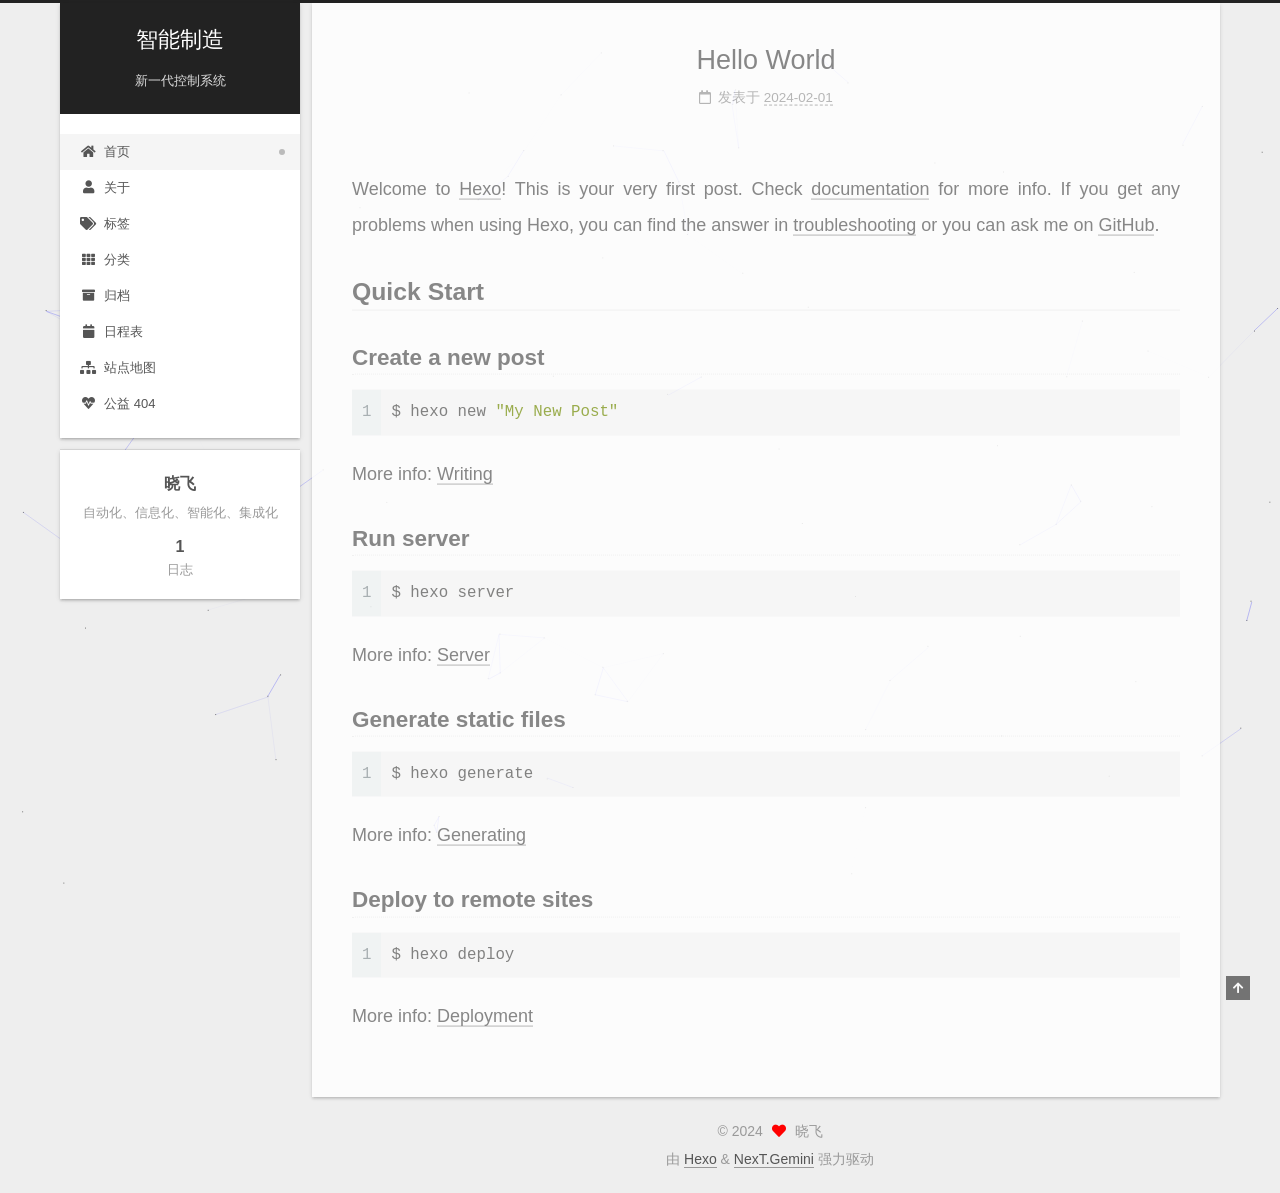
<file: index.html>
<!DOCTYPE html>
<html lang="zh-CN">
<head>
  <meta charset="UTF-8">
<meta name="viewport" content="width=device-width, initial-scale=1, maximum-scale=2">
<meta name="theme-color" content="#222">
<meta name="generator" content="Hexo 7.1.1">
  <link rel="apple-touch-icon" sizes="180x180" href="/images/apple-touch-icon-next.png">
  <link rel="icon" type="image/png" sizes="32x32" href="/images/favicon-32x32-next.png">
  <link rel="icon" type="image/png" sizes="16x16" href="/images/favicon-16x16-next.png">
  <link rel="mask-icon" href="/images/logo.svg" color="#222">

<link rel="stylesheet" href="/css/main.css">


<link rel="stylesheet" href="/lib/font-awesome/css/all.min.css">

<script id="hexo-configurations">
    var NexT = window.NexT || {};
    var CONFIG = {"hostname":"example.com","root":"/","scheme":"Gemini","version":"7.8.0","exturl":false,"sidebar":{"position":"left","display":"post","padding":18,"offset":12,"onmobile":false},"copycode":{"enable":false,"show_result":false,"style":null},"back2top":{"enable":true,"sidebar":false,"scrollpercent":false},"bookmark":{"enable":false,"color":"#222","save":"auto"},"fancybox":false,"mediumzoom":false,"lazyload":false,"pangu":false,"comments":{"style":"tabs","active":null,"storage":true,"lazyload":false,"nav":null},"algolia":{"hits":{"per_page":10},"labels":{"input_placeholder":"Search for Posts","hits_empty":"We didn't find any results for the search: ${query}","hits_stats":"${hits} results found in ${time} ms"}},"localsearch":{"enable":false,"trigger":"auto","top_n_per_article":1,"unescape":false,"preload":false},"motion":{"enable":true,"async":false,"transition":{"post_block":"fadeIn","post_header":"slideDownIn","post_body":"slideDownIn","coll_header":"slideLeftIn","sidebar":"slideUpIn"}}};
  </script>

  <meta name="description" content="自动化、信息化、智能化、集成化">
<meta property="og:type" content="website">
<meta property="og:title" content="智能制造">
<meta property="og:url" content="http://example.com/index.html">
<meta property="og:site_name" content="智能制造">
<meta property="og:description" content="自动化、信息化、智能化、集成化">
<meta property="og:locale" content="zh_CN">
<meta property="article:author" content="晓飞">
<meta name="twitter:card" content="summary">

<link rel="canonical" href="http://example.com/">


<script id="page-configurations">
  // https://hexo.io/docs/variables.html
  CONFIG.page = {
    sidebar: "",
    isHome : true,
    isPost : false,
    lang   : 'zh-CN'
  };
</script>

  <title>智能制造</title>
  






  <noscript>
  <style>
  .use-motion .brand,
  .use-motion .menu-item,
  .sidebar-inner,
  .use-motion .post-block,
  .use-motion .pagination,
  .use-motion .comments,
  .use-motion .post-header,
  .use-motion .post-body,
  .use-motion .collection-header { opacity: initial; }

  .use-motion .site-title,
  .use-motion .site-subtitle {
    opacity: initial;
    top: initial;
  }

  .use-motion .logo-line-before i { left: initial; }
  .use-motion .logo-line-after i { right: initial; }
  </style>
</noscript>

</head>

<body itemscope itemtype="http://schema.org/WebPage">
  <div class="container use-motion">
    <div class="headband"></div>

    <header class="header" itemscope itemtype="http://schema.org/WPHeader">
      <div class="header-inner"><div class="site-brand-container">
  <div class="site-nav-toggle">
    <div class="toggle" aria-label="切换导航栏">
      <span class="toggle-line toggle-line-first"></span>
      <span class="toggle-line toggle-line-middle"></span>
      <span class="toggle-line toggle-line-last"></span>
    </div>
  </div>

  <div class="site-meta">

    <a href="/" class="brand" rel="start">
      <span class="logo-line-before"><i></i></span>
      <h1 class="site-title">智能制造</h1>
      <span class="logo-line-after"><i></i></span>
    </a>
      <p class="site-subtitle" itemprop="description">新一代控制系统</p>
  </div>

  <div class="site-nav-right">
    <div class="toggle popup-trigger">
    </div>
  </div>
</div>




<nav class="site-nav">
  <ul id="menu" class="main-menu menu">
        <li class="menu-item menu-item-home">

    <a href="/" rel="section"><i class="fa fa-home fa-fw"></i>首页</a>

  </li>
        <li class="menu-item menu-item-about">

    <a href="/about/" rel="section"><i class="fa fa-user fa-fw"></i>关于</a>

  </li>
        <li class="menu-item menu-item-tags">

    <a href="/tags/" rel="section"><i class="fa fa-tags fa-fw"></i>标签</a>

  </li>
        <li class="menu-item menu-item-categories">

    <a href="/categories/" rel="section"><i class="fa fa-th fa-fw"></i>分类</a>

  </li>
        <li class="menu-item menu-item-archives">

    <a href="/archives/" rel="section"><i class="fa fa-archive fa-fw"></i>归档</a>

  </li>
        <li class="menu-item menu-item-schedule">

    <a href="/schedule/" rel="section"><i class="fa fa-calendar fa-fw"></i>日程表</a>

  </li>
        <li class="menu-item menu-item-sitemap">

    <a href="/sitemap.xml" rel="section"><i class="fa fa-sitemap fa-fw"></i>站点地图</a>

  </li>
        <li class="menu-item menu-item-commonweal">

    <a href="/404/" rel="section"><i class="fa fa-heartbeat fa-fw"></i>公益 404</a>

  </li>
  </ul>
</nav>




</div>
    </header>

    
  <div class="back-to-top">
    <i class="fa fa-arrow-up"></i>
    <span>0%</span>
  </div>


    <main class="main">
      <div class="main-inner">
        <div class="content-wrap">
          

          <div class="content index posts-expand">
            
      
  
  
  <article itemscope itemtype="http://schema.org/Article" class="post-block" lang="zh-CN">
    <link itemprop="mainEntityOfPage" href="http://example.com/2024/02/01/hello-world/">

    <span hidden itemprop="author" itemscope itemtype="http://schema.org/Person">
      <meta itemprop="image" content="/images/avatar.gif">
      <meta itemprop="name" content="晓飞">
      <meta itemprop="description" content="自动化、信息化、智能化、集成化">
    </span>

    <span hidden itemprop="publisher" itemscope itemtype="http://schema.org/Organization">
      <meta itemprop="name" content="智能制造">
    </span>
      <header class="post-header">
        <h2 class="post-title" itemprop="name headline">
          
            <a href="/2024/02/01/hello-world/" class="post-title-link" itemprop="url">Hello World</a>
        </h2>

        <div class="post-meta">
            <span class="post-meta-item">
              <span class="post-meta-item-icon">
                <i class="far fa-calendar"></i>
              </span>
              <span class="post-meta-item-text">发表于</span>

              <time title="创建时间：2024-02-01 09:52:05" itemprop="dateCreated datePublished" datetime="2024-02-01T09:52:05+08:00">2024-02-01</time>
            </span>

          

        </div>
      </header>

    
    
    
    <div class="post-body" itemprop="articleBody">

      
          <p>Welcome to <a target="_blank" rel="noopener" href="https://hexo.io/">Hexo</a>! This is your very first post. Check <a target="_blank" rel="noopener" href="https://hexo.io/docs/">documentation</a> for more info. If you get any problems when using Hexo, you can find the answer in <a target="_blank" rel="noopener" href="https://hexo.io/docs/troubleshooting.html">troubleshooting</a> or you can ask me on <a target="_blank" rel="noopener" href="https://github.com/hexojs/hexo/issues">GitHub</a>.</p>
<h2 id="Quick-Start"><a href="#Quick-Start" class="headerlink" title="Quick Start"></a>Quick Start</h2><h3 id="Create-a-new-post"><a href="#Create-a-new-post" class="headerlink" title="Create a new post"></a>Create a new post</h3><figure class="highlight bash"><table><tr><td class="gutter"><pre><span class="line">1</span><br></pre></td><td class="code"><pre><span class="line">$ hexo new <span class="string">&quot;My New Post&quot;</span></span><br></pre></td></tr></table></figure>

<p>More info: <a target="_blank" rel="noopener" href="https://hexo.io/docs/writing.html">Writing</a></p>
<h3 id="Run-server"><a href="#Run-server" class="headerlink" title="Run server"></a>Run server</h3><figure class="highlight bash"><table><tr><td class="gutter"><pre><span class="line">1</span><br></pre></td><td class="code"><pre><span class="line">$ hexo server</span><br></pre></td></tr></table></figure>

<p>More info: <a target="_blank" rel="noopener" href="https://hexo.io/docs/server.html">Server</a></p>
<h3 id="Generate-static-files"><a href="#Generate-static-files" class="headerlink" title="Generate static files"></a>Generate static files</h3><figure class="highlight bash"><table><tr><td class="gutter"><pre><span class="line">1</span><br></pre></td><td class="code"><pre><span class="line">$ hexo generate</span><br></pre></td></tr></table></figure>

<p>More info: <a target="_blank" rel="noopener" href="https://hexo.io/docs/generating.html">Generating</a></p>
<h3 id="Deploy-to-remote-sites"><a href="#Deploy-to-remote-sites" class="headerlink" title="Deploy to remote sites"></a>Deploy to remote sites</h3><figure class="highlight bash"><table><tr><td class="gutter"><pre><span class="line">1</span><br></pre></td><td class="code"><pre><span class="line">$ hexo deploy</span><br></pre></td></tr></table></figure>

<p>More info: <a target="_blank" rel="noopener" href="https://hexo.io/docs/one-command-deployment.html">Deployment</a></p>

      
    </div>

    
    
    
      <footer class="post-footer">
        <div class="post-eof"></div>
      </footer>
  </article>
  
  
  


  



          </div>
          

<script>
  window.addEventListener('tabs:register', () => {
    let { activeClass } = CONFIG.comments;
    if (CONFIG.comments.storage) {
      activeClass = localStorage.getItem('comments_active') || activeClass;
    }
    if (activeClass) {
      let activeTab = document.querySelector(`a[href="#comment-${activeClass}"]`);
      if (activeTab) {
        activeTab.click();
      }
    }
  });
  if (CONFIG.comments.storage) {
    window.addEventListener('tabs:click', event => {
      if (!event.target.matches('.tabs-comment .tab-content .tab-pane')) return;
      let commentClass = event.target.classList[1];
      localStorage.setItem('comments_active', commentClass);
    });
  }
</script>

        </div>
          
  
  <div class="toggle sidebar-toggle">
    <span class="toggle-line toggle-line-first"></span>
    <span class="toggle-line toggle-line-middle"></span>
    <span class="toggle-line toggle-line-last"></span>
  </div>

  <aside class="sidebar">
    <div class="sidebar-inner">

      <ul class="sidebar-nav motion-element">
        <li class="sidebar-nav-toc">
          文章目录
        </li>
        <li class="sidebar-nav-overview">
          站点概览
        </li>
      </ul>

      <!--noindex-->
      <div class="post-toc-wrap sidebar-panel">
      </div>
      <!--/noindex-->

      <div class="site-overview-wrap sidebar-panel">
        <div class="site-author motion-element" itemprop="author" itemscope itemtype="http://schema.org/Person">
  <p class="site-author-name" itemprop="name">晓飞</p>
  <div class="site-description" itemprop="description">自动化、信息化、智能化、集成化</div>
</div>
<div class="site-state-wrap motion-element">
  <nav class="site-state">
      <div class="site-state-item site-state-posts">
          <a href="/archives/">
        
          <span class="site-state-item-count">1</span>
          <span class="site-state-item-name">日志</span>
        </a>
      </div>
  </nav>
</div>



      </div>

    </div>
  </aside>
  <div id="sidebar-dimmer"></div>


      </div>
    </main>

    <footer class="footer">
      <div class="footer-inner">
        

        

<div class="copyright">
  
  &copy; 
  <span itemprop="copyrightYear">2024</span>
  <span class="with-love">
    <i class="fa fa-heart"></i>
  </span>
  <span class="author" itemprop="copyrightHolder">晓飞</span>
</div>
  <div class="powered-by">由 <a href="https://hexo.io/" class="theme-link" rel="noopener" target="_blank">Hexo</a> & <a href="https://theme-next.org/" class="theme-link" rel="noopener" target="_blank">NexT.Gemini</a> 强力驱动
  </div>

        








      </div>
    </footer>
  </div>

  
  
  <script color='0,0,255' opacity='0.5' zIndex='-1' count='99' src="/lib/canvas-nest/canvas-nest.min.js"></script>
  <script src="/lib/anime.min.js"></script>
  <script src="/lib/velocity/velocity.min.js"></script>
  <script src="/lib/velocity/velocity.ui.min.js"></script>

<script src="/js/utils.js"></script>

<script src="/js/motion.js"></script>


<script src="/js/schemes/pisces.js"></script>


<script src="/js/next-boot.js"></script>




  















  

  

</body>
</html>
</file>
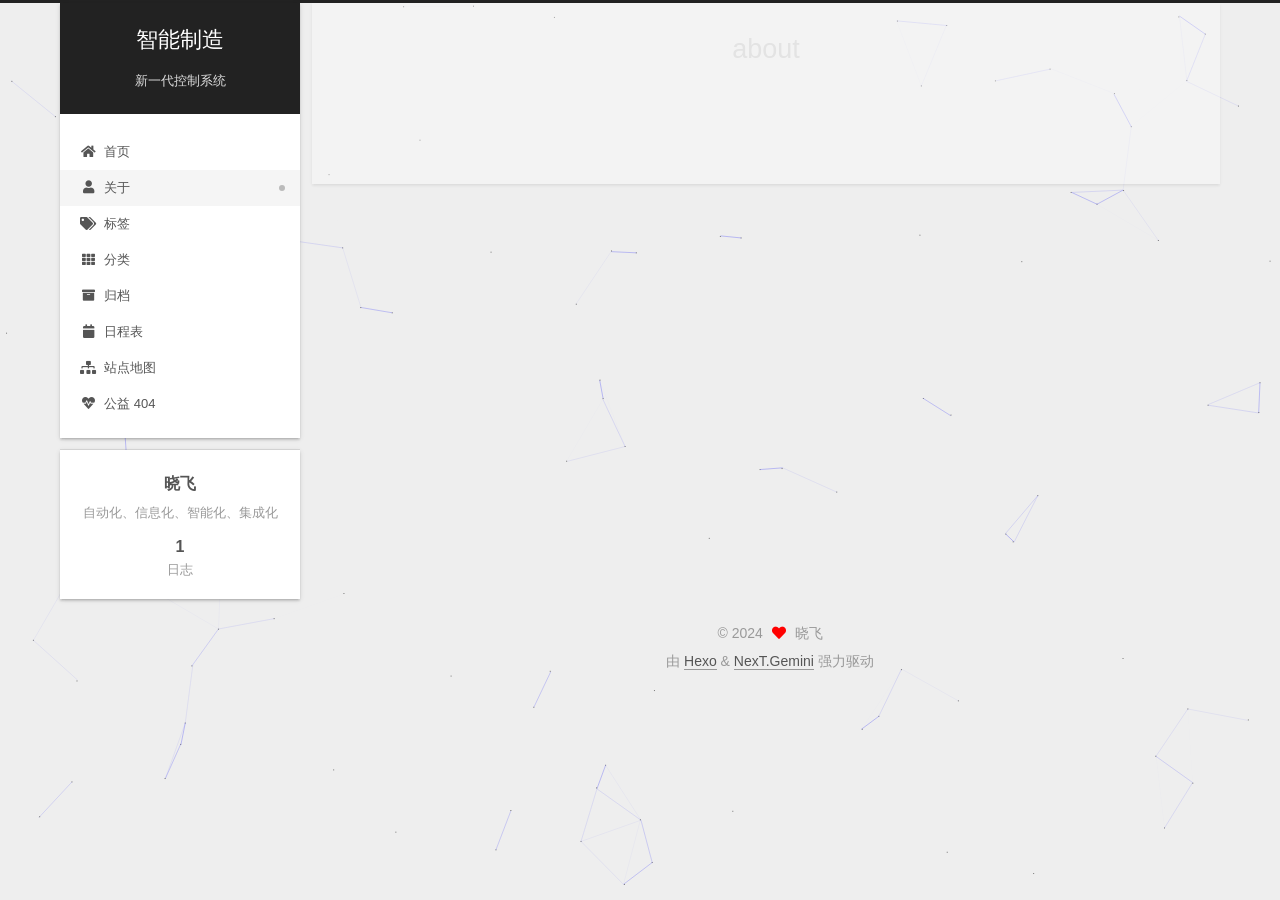
<file: about/index.html>
<!DOCTYPE html>
<html lang="zh-CN">
<head>
  <meta charset="UTF-8">
<meta name="viewport" content="width=device-width, initial-scale=1, maximum-scale=2">
<meta name="theme-color" content="#222">
<meta name="generator" content="Hexo 7.1.1">
  <link rel="apple-touch-icon" sizes="180x180" href="/images/apple-touch-icon-next.png">
  <link rel="icon" type="image/png" sizes="32x32" href="/images/favicon-32x32-next.png">
  <link rel="icon" type="image/png" sizes="16x16" href="/images/favicon-16x16-next.png">
  <link rel="mask-icon" href="/images/logo.svg" color="#222">

<link rel="stylesheet" href="/css/main.css">


<link rel="stylesheet" href="/lib/font-awesome/css/all.min.css">

<script id="hexo-configurations">
    var NexT = window.NexT || {};
    var CONFIG = {"hostname":"example.com","root":"/","scheme":"Gemini","version":"7.8.0","exturl":false,"sidebar":{"position":"left","display":"post","padding":18,"offset":12,"onmobile":false},"copycode":{"enable":false,"show_result":false,"style":null},"back2top":{"enable":true,"sidebar":false,"scrollpercent":false},"bookmark":{"enable":false,"color":"#222","save":"auto"},"fancybox":false,"mediumzoom":false,"lazyload":false,"pangu":false,"comments":{"style":"tabs","active":null,"storage":true,"lazyload":false,"nav":null},"algolia":{"hits":{"per_page":10},"labels":{"input_placeholder":"Search for Posts","hits_empty":"We didn't find any results for the search: ${query}","hits_stats":"${hits} results found in ${time} ms"}},"localsearch":{"enable":false,"trigger":"auto","top_n_per_article":1,"unescape":false,"preload":false},"motion":{"enable":true,"async":false,"transition":{"post_block":"fadeIn","post_header":"slideDownIn","post_body":"slideDownIn","coll_header":"slideLeftIn","sidebar":"slideUpIn"}}};
  </script>

  <meta name="description" content="自动化、信息化、智能化、集成化">
<meta property="og:type" content="website">
<meta property="og:title" content="about">
<meta property="og:url" content="http://example.com/about/index.html">
<meta property="og:site_name" content="智能制造">
<meta property="og:description" content="自动化、信息化、智能化、集成化">
<meta property="og:locale" content="zh_CN">
<meta property="article:published_time" content="2024-02-02T01:38:08.000Z">
<meta property="article:modified_time" content="2024-02-02T01:39:56.334Z">
<meta property="article:author" content="晓飞">
<meta name="twitter:card" content="summary">

<link rel="canonical" href="http://example.com/about/">


<script id="page-configurations">
  // https://hexo.io/docs/variables.html
  CONFIG.page = {
    sidebar: "",
    isHome : false,
    isPost : false,
    lang   : 'zh-CN'
  };
</script>

  <title>about | 智能制造
</title>
  






  <noscript>
  <style>
  .use-motion .brand,
  .use-motion .menu-item,
  .sidebar-inner,
  .use-motion .post-block,
  .use-motion .pagination,
  .use-motion .comments,
  .use-motion .post-header,
  .use-motion .post-body,
  .use-motion .collection-header { opacity: initial; }

  .use-motion .site-title,
  .use-motion .site-subtitle {
    opacity: initial;
    top: initial;
  }

  .use-motion .logo-line-before i { left: initial; }
  .use-motion .logo-line-after i { right: initial; }
  </style>
</noscript>

</head>

<body itemscope itemtype="http://schema.org/WebPage">
  <div class="container use-motion">
    <div class="headband"></div>

    <header class="header" itemscope itemtype="http://schema.org/WPHeader">
      <div class="header-inner"><div class="site-brand-container">
  <div class="site-nav-toggle">
    <div class="toggle" aria-label="切换导航栏">
      <span class="toggle-line toggle-line-first"></span>
      <span class="toggle-line toggle-line-middle"></span>
      <span class="toggle-line toggle-line-last"></span>
    </div>
  </div>

  <div class="site-meta">

    <a href="/" class="brand" rel="start">
      <span class="logo-line-before"><i></i></span>
      <h1 class="site-title">智能制造</h1>
      <span class="logo-line-after"><i></i></span>
    </a>
      <p class="site-subtitle" itemprop="description">新一代控制系统</p>
  </div>

  <div class="site-nav-right">
    <div class="toggle popup-trigger">
    </div>
  </div>
</div>




<nav class="site-nav">
  <ul id="menu" class="main-menu menu">
        <li class="menu-item menu-item-home">

    <a href="/" rel="section"><i class="fa fa-home fa-fw"></i>首页</a>

  </li>
        <li class="menu-item menu-item-about">

    <a href="/about/" rel="section"><i class="fa fa-user fa-fw"></i>关于</a>

  </li>
        <li class="menu-item menu-item-tags">

    <a href="/tags/" rel="section"><i class="fa fa-tags fa-fw"></i>标签</a>

  </li>
        <li class="menu-item menu-item-categories">

    <a href="/categories/" rel="section"><i class="fa fa-th fa-fw"></i>分类</a>

  </li>
        <li class="menu-item menu-item-archives">

    <a href="/archives/" rel="section"><i class="fa fa-archive fa-fw"></i>归档</a>

  </li>
        <li class="menu-item menu-item-schedule">

    <a href="/schedule/" rel="section"><i class="fa fa-calendar fa-fw"></i>日程表</a>

  </li>
        <li class="menu-item menu-item-sitemap">

    <a href="/sitemap.xml" rel="section"><i class="fa fa-sitemap fa-fw"></i>站点地图</a>

  </li>
        <li class="menu-item menu-item-commonweal">

    <a href="/404/" rel="section"><i class="fa fa-heartbeat fa-fw"></i>公益 404</a>

  </li>
  </ul>
</nav>




</div>
    </header>

    
  <div class="back-to-top">
    <i class="fa fa-arrow-up"></i>
    <span>0%</span>
  </div>


    <main class="main">
      <div class="main-inner">
        <div class="content-wrap">
          
  
  

          <div class="content page posts-expand">
            

    
    
    
    <div class="post-block" lang="zh-CN">
      <header class="post-header">

<h1 class="post-title" itemprop="name headline">about
</h1>

<div class="post-meta">
  

</div>

</header>

      
      
      
      <div class="post-body">
          
      </div>
      
      
      
    </div>
    

    
    
    


          </div>
          

<script>
  window.addEventListener('tabs:register', () => {
    let { activeClass } = CONFIG.comments;
    if (CONFIG.comments.storage) {
      activeClass = localStorage.getItem('comments_active') || activeClass;
    }
    if (activeClass) {
      let activeTab = document.querySelector(`a[href="#comment-${activeClass}"]`);
      if (activeTab) {
        activeTab.click();
      }
    }
  });
  if (CONFIG.comments.storage) {
    window.addEventListener('tabs:click', event => {
      if (!event.target.matches('.tabs-comment .tab-content .tab-pane')) return;
      let commentClass = event.target.classList[1];
      localStorage.setItem('comments_active', commentClass);
    });
  }
</script>

        </div>
          
  
  <div class="toggle sidebar-toggle">
    <span class="toggle-line toggle-line-first"></span>
    <span class="toggle-line toggle-line-middle"></span>
    <span class="toggle-line toggle-line-last"></span>
  </div>

  <aside class="sidebar">
    <div class="sidebar-inner">

      <ul class="sidebar-nav motion-element">
        <li class="sidebar-nav-toc">
          文章目录
        </li>
        <li class="sidebar-nav-overview">
          站点概览
        </li>
      </ul>

      <!--noindex-->
      <div class="post-toc-wrap sidebar-panel">
      </div>
      <!--/noindex-->

      <div class="site-overview-wrap sidebar-panel">
        <div class="site-author motion-element" itemprop="author" itemscope itemtype="http://schema.org/Person">
  <p class="site-author-name" itemprop="name">晓飞</p>
  <div class="site-description" itemprop="description">自动化、信息化、智能化、集成化</div>
</div>
<div class="site-state-wrap motion-element">
  <nav class="site-state">
      <div class="site-state-item site-state-posts">
          <a href="/archives/">
        
          <span class="site-state-item-count">1</span>
          <span class="site-state-item-name">日志</span>
        </a>
      </div>
  </nav>
</div>



      </div>

    </div>
  </aside>
  <div id="sidebar-dimmer"></div>


      </div>
    </main>

    <footer class="footer">
      <div class="footer-inner">
        

        

<div class="copyright">
  
  &copy; 
  <span itemprop="copyrightYear">2024</span>
  <span class="with-love">
    <i class="fa fa-heart"></i>
  </span>
  <span class="author" itemprop="copyrightHolder">晓飞</span>
</div>
  <div class="powered-by">由 <a href="https://hexo.io/" class="theme-link" rel="noopener" target="_blank">Hexo</a> & <a href="https://theme-next.org/" class="theme-link" rel="noopener" target="_blank">NexT.Gemini</a> 强力驱动
  </div>

        








      </div>
    </footer>
  </div>

  
  
  <script color='0,0,255' opacity='0.5' zIndex='-1' count='99' src="/lib/canvas-nest/canvas-nest.min.js"></script>
  <script src="/lib/anime.min.js"></script>
  <script src="/lib/velocity/velocity.min.js"></script>
  <script src="/lib/velocity/velocity.ui.min.js"></script>

<script src="/js/utils.js"></script>

<script src="/js/motion.js"></script>


<script src="/js/schemes/pisces.js"></script>


<script src="/js/next-boot.js"></script>




  















  

  

</body>
</html>
</file>
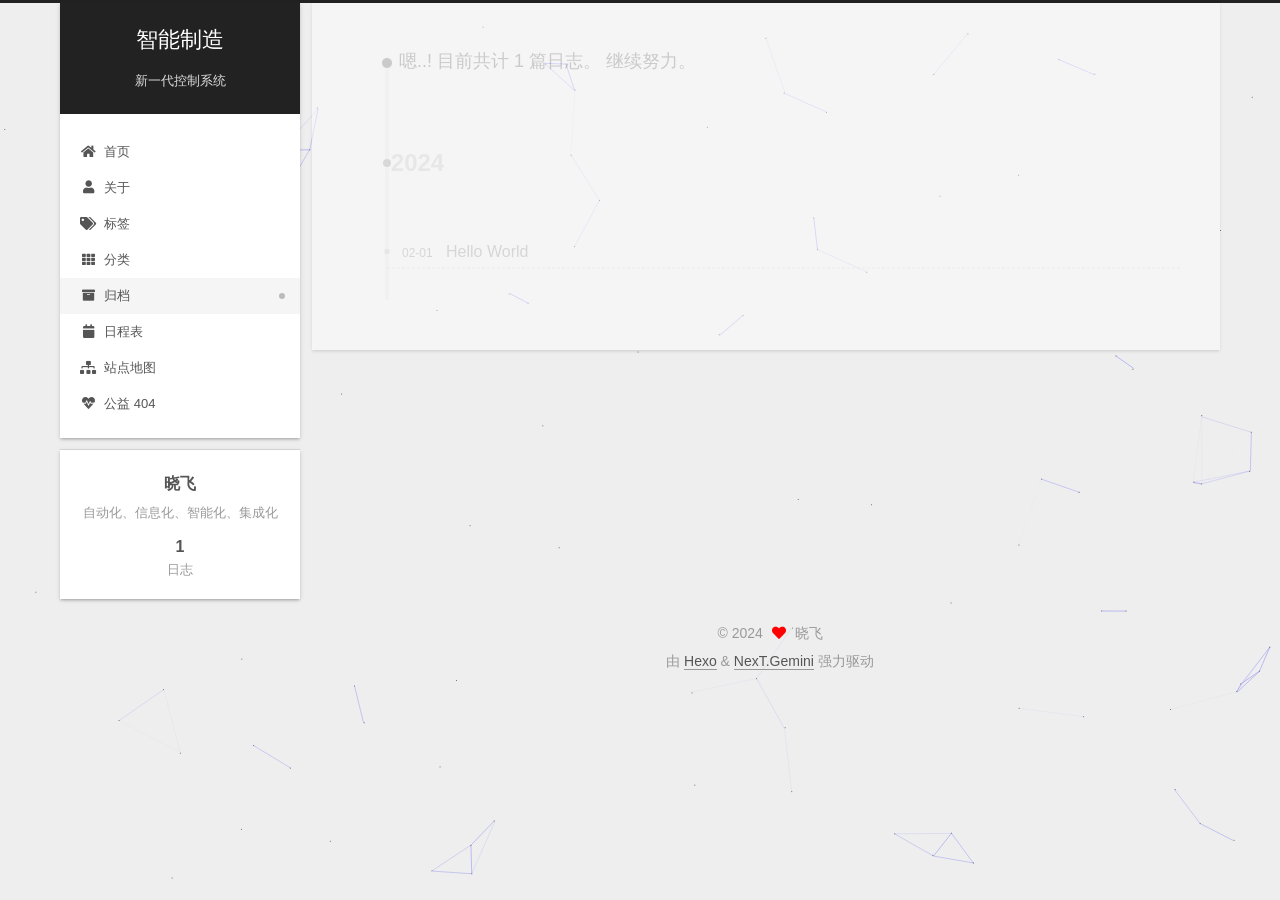
<file: archives/index.html>
<!DOCTYPE html>
<html lang="zh-CN">
<head>
  <meta charset="UTF-8">
<meta name="viewport" content="width=device-width, initial-scale=1, maximum-scale=2">
<meta name="theme-color" content="#222">
<meta name="generator" content="Hexo 7.1.1">
  <link rel="apple-touch-icon" sizes="180x180" href="/images/apple-touch-icon-next.png">
  <link rel="icon" type="image/png" sizes="32x32" href="/images/favicon-32x32-next.png">
  <link rel="icon" type="image/png" sizes="16x16" href="/images/favicon-16x16-next.png">
  <link rel="mask-icon" href="/images/logo.svg" color="#222">

<link rel="stylesheet" href="/css/main.css">


<link rel="stylesheet" href="/lib/font-awesome/css/all.min.css">

<script id="hexo-configurations">
    var NexT = window.NexT || {};
    var CONFIG = {"hostname":"example.com","root":"/","scheme":"Gemini","version":"7.8.0","exturl":false,"sidebar":{"position":"left","display":"post","padding":18,"offset":12,"onmobile":false},"copycode":{"enable":false,"show_result":false,"style":null},"back2top":{"enable":true,"sidebar":false,"scrollpercent":false},"bookmark":{"enable":false,"color":"#222","save":"auto"},"fancybox":false,"mediumzoom":false,"lazyload":false,"pangu":false,"comments":{"style":"tabs","active":null,"storage":true,"lazyload":false,"nav":null},"algolia":{"hits":{"per_page":10},"labels":{"input_placeholder":"Search for Posts","hits_empty":"We didn't find any results for the search: ${query}","hits_stats":"${hits} results found in ${time} ms"}},"localsearch":{"enable":false,"trigger":"auto","top_n_per_article":1,"unescape":false,"preload":false},"motion":{"enable":true,"async":false,"transition":{"post_block":"fadeIn","post_header":"slideDownIn","post_body":"slideDownIn","coll_header":"slideLeftIn","sidebar":"slideUpIn"}}};
  </script>

  <meta name="description" content="自动化、信息化、智能化、集成化">
<meta property="og:type" content="website">
<meta property="og:title" content="智能制造">
<meta property="og:url" content="http://example.com/archives/index.html">
<meta property="og:site_name" content="智能制造">
<meta property="og:description" content="自动化、信息化、智能化、集成化">
<meta property="og:locale" content="zh_CN">
<meta property="article:author" content="晓飞">
<meta name="twitter:card" content="summary">

<link rel="canonical" href="http://example.com/archives/">


<script id="page-configurations">
  // https://hexo.io/docs/variables.html
  CONFIG.page = {
    sidebar: "",
    isHome : false,
    isPost : false,
    lang   : 'zh-CN'
  };
</script>

  <title>归档 | 智能制造</title>
  






  <noscript>
  <style>
  .use-motion .brand,
  .use-motion .menu-item,
  .sidebar-inner,
  .use-motion .post-block,
  .use-motion .pagination,
  .use-motion .comments,
  .use-motion .post-header,
  .use-motion .post-body,
  .use-motion .collection-header { opacity: initial; }

  .use-motion .site-title,
  .use-motion .site-subtitle {
    opacity: initial;
    top: initial;
  }

  .use-motion .logo-line-before i { left: initial; }
  .use-motion .logo-line-after i { right: initial; }
  </style>
</noscript>

</head>

<body itemscope itemtype="http://schema.org/WebPage">
  <div class="container use-motion">
    <div class="headband"></div>

    <header class="header" itemscope itemtype="http://schema.org/WPHeader">
      <div class="header-inner"><div class="site-brand-container">
  <div class="site-nav-toggle">
    <div class="toggle" aria-label="切换导航栏">
      <span class="toggle-line toggle-line-first"></span>
      <span class="toggle-line toggle-line-middle"></span>
      <span class="toggle-line toggle-line-last"></span>
    </div>
  </div>

  <div class="site-meta">

    <a href="/" class="brand" rel="start">
      <span class="logo-line-before"><i></i></span>
      <h1 class="site-title">智能制造</h1>
      <span class="logo-line-after"><i></i></span>
    </a>
      <p class="site-subtitle" itemprop="description">新一代控制系统</p>
  </div>

  <div class="site-nav-right">
    <div class="toggle popup-trigger">
    </div>
  </div>
</div>




<nav class="site-nav">
  <ul id="menu" class="main-menu menu">
        <li class="menu-item menu-item-home">

    <a href="/" rel="section"><i class="fa fa-home fa-fw"></i>首页</a>

  </li>
        <li class="menu-item menu-item-about">

    <a href="/about/" rel="section"><i class="fa fa-user fa-fw"></i>关于</a>

  </li>
        <li class="menu-item menu-item-tags">

    <a href="/tags/" rel="section"><i class="fa fa-tags fa-fw"></i>标签</a>

  </li>
        <li class="menu-item menu-item-categories">

    <a href="/categories/" rel="section"><i class="fa fa-th fa-fw"></i>分类</a>

  </li>
        <li class="menu-item menu-item-archives">

    <a href="/archives/" rel="section"><i class="fa fa-archive fa-fw"></i>归档</a>

  </li>
        <li class="menu-item menu-item-schedule">

    <a href="/schedule/" rel="section"><i class="fa fa-calendar fa-fw"></i>日程表</a>

  </li>
        <li class="menu-item menu-item-sitemap">

    <a href="/sitemap.xml" rel="section"><i class="fa fa-sitemap fa-fw"></i>站点地图</a>

  </li>
        <li class="menu-item menu-item-commonweal">

    <a href="/404/" rel="section"><i class="fa fa-heartbeat fa-fw"></i>公益 404</a>

  </li>
  </ul>
</nav>




</div>
    </header>

    
  <div class="back-to-top">
    <i class="fa fa-arrow-up"></i>
    <span>0%</span>
  </div>


    <main class="main">
      <div class="main-inner">
        <div class="content-wrap">
          

          <div class="content archive">
            

  
  
  
  <div class="post-block">
    <div class="posts-collapse">
      <div class="collection-title">
        <span class="collection-header">嗯..! 目前共计 1 篇日志。 继续努力。</span>
      </div>

      
    <div class="collection-year">
      <span class="collection-header">2024</span>
    </div>

  <article itemscope itemtype="http://schema.org/Article">
    <header class="post-header">

      <div class="post-meta">
        <time itemprop="dateCreated"
              datetime="2024-02-01T09:52:05+08:00"
              content="2024-02-01">
          02-01
        </time>
      </div>

      <div class="post-title">
          <a class="post-title-link" href="/2024/02/01/hello-world/" itemprop="url">
            <span itemprop="name">Hello World</span>
          </a>
      </div>

    </header>
  </article>


    </div>
  </div>
  
  
  

  



          </div>
          

<script>
  window.addEventListener('tabs:register', () => {
    let { activeClass } = CONFIG.comments;
    if (CONFIG.comments.storage) {
      activeClass = localStorage.getItem('comments_active') || activeClass;
    }
    if (activeClass) {
      let activeTab = document.querySelector(`a[href="#comment-${activeClass}"]`);
      if (activeTab) {
        activeTab.click();
      }
    }
  });
  if (CONFIG.comments.storage) {
    window.addEventListener('tabs:click', event => {
      if (!event.target.matches('.tabs-comment .tab-content .tab-pane')) return;
      let commentClass = event.target.classList[1];
      localStorage.setItem('comments_active', commentClass);
    });
  }
</script>

        </div>
          
  
  <div class="toggle sidebar-toggle">
    <span class="toggle-line toggle-line-first"></span>
    <span class="toggle-line toggle-line-middle"></span>
    <span class="toggle-line toggle-line-last"></span>
  </div>

  <aside class="sidebar">
    <div class="sidebar-inner">

      <ul class="sidebar-nav motion-element">
        <li class="sidebar-nav-toc">
          文章目录
        </li>
        <li class="sidebar-nav-overview">
          站点概览
        </li>
      </ul>

      <!--noindex-->
      <div class="post-toc-wrap sidebar-panel">
      </div>
      <!--/noindex-->

      <div class="site-overview-wrap sidebar-panel">
        <div class="site-author motion-element" itemprop="author" itemscope itemtype="http://schema.org/Person">
  <p class="site-author-name" itemprop="name">晓飞</p>
  <div class="site-description" itemprop="description">自动化、信息化、智能化、集成化</div>
</div>
<div class="site-state-wrap motion-element">
  <nav class="site-state">
      <div class="site-state-item site-state-posts">
          <a href="/archives/">
        
          <span class="site-state-item-count">1</span>
          <span class="site-state-item-name">日志</span>
        </a>
      </div>
  </nav>
</div>



      </div>

    </div>
  </aside>
  <div id="sidebar-dimmer"></div>


      </div>
    </main>

    <footer class="footer">
      <div class="footer-inner">
        

        

<div class="copyright">
  
  &copy; 
  <span itemprop="copyrightYear">2024</span>
  <span class="with-love">
    <i class="fa fa-heart"></i>
  </span>
  <span class="author" itemprop="copyrightHolder">晓飞</span>
</div>
  <div class="powered-by">由 <a href="https://hexo.io/" class="theme-link" rel="noopener" target="_blank">Hexo</a> & <a href="https://theme-next.org/" class="theme-link" rel="noopener" target="_blank">NexT.Gemini</a> 强力驱动
  </div>

        








      </div>
    </footer>
  </div>

  
  
  <script color='0,0,255' opacity='0.5' zIndex='-1' count='99' src="/lib/canvas-nest/canvas-nest.min.js"></script>
  <script src="/lib/anime.min.js"></script>
  <script src="/lib/velocity/velocity.min.js"></script>
  <script src="/lib/velocity/velocity.ui.min.js"></script>

<script src="/js/utils.js"></script>

<script src="/js/motion.js"></script>


<script src="/js/schemes/pisces.js"></script>


<script src="/js/next-boot.js"></script>




  















  

  

</body>
</html>
</file>
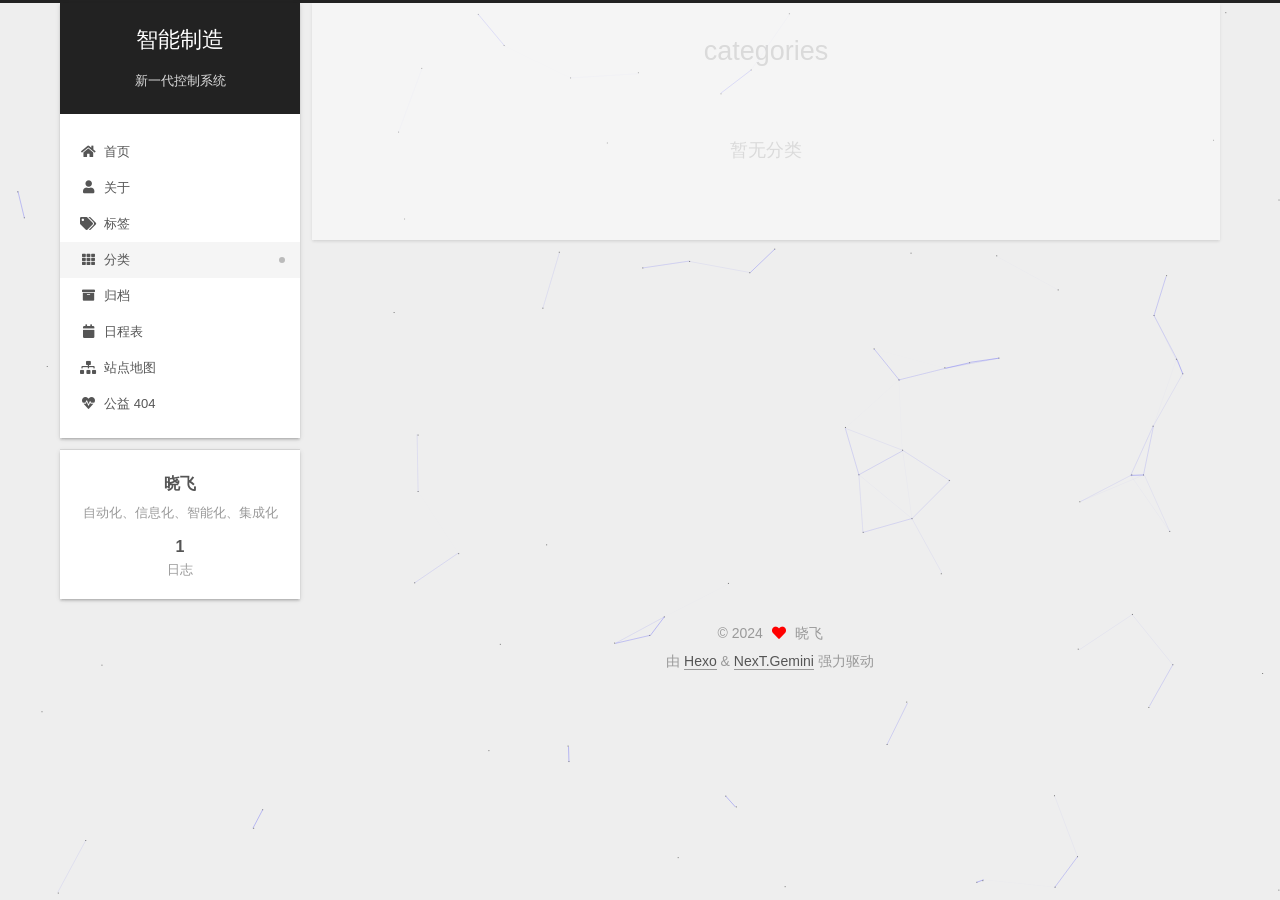
<file: categories/index.html>
<!DOCTYPE html>
<html lang="zh-CN">
<head>
  <meta charset="UTF-8">
<meta name="viewport" content="width=device-width, initial-scale=1, maximum-scale=2">
<meta name="theme-color" content="#222">
<meta name="generator" content="Hexo 7.1.1">
  <link rel="apple-touch-icon" sizes="180x180" href="/images/apple-touch-icon-next.png">
  <link rel="icon" type="image/png" sizes="32x32" href="/images/favicon-32x32-next.png">
  <link rel="icon" type="image/png" sizes="16x16" href="/images/favicon-16x16-next.png">
  <link rel="mask-icon" href="/images/logo.svg" color="#222">

<link rel="stylesheet" href="/css/main.css">


<link rel="stylesheet" href="/lib/font-awesome/css/all.min.css">

<script id="hexo-configurations">
    var NexT = window.NexT || {};
    var CONFIG = {"hostname":"example.com","root":"/","scheme":"Gemini","version":"7.8.0","exturl":false,"sidebar":{"position":"left","display":"post","padding":18,"offset":12,"onmobile":false},"copycode":{"enable":false,"show_result":false,"style":null},"back2top":{"enable":true,"sidebar":false,"scrollpercent":false},"bookmark":{"enable":false,"color":"#222","save":"auto"},"fancybox":false,"mediumzoom":false,"lazyload":false,"pangu":false,"comments":{"style":"tabs","active":null,"storage":true,"lazyload":false,"nav":null},"algolia":{"hits":{"per_page":10},"labels":{"input_placeholder":"Search for Posts","hits_empty":"We didn't find any results for the search: ${query}","hits_stats":"${hits} results found in ${time} ms"}},"localsearch":{"enable":false,"trigger":"auto","top_n_per_article":1,"unescape":false,"preload":false},"motion":{"enable":true,"async":false,"transition":{"post_block":"fadeIn","post_header":"slideDownIn","post_body":"slideDownIn","coll_header":"slideLeftIn","sidebar":"slideUpIn"}}};
  </script>

  <meta name="description" content="自动化、信息化、智能化、集成化">
<meta property="og:type" content="website">
<meta property="og:title" content="categories">
<meta property="og:url" content="http://example.com/categories/index.html">
<meta property="og:site_name" content="智能制造">
<meta property="og:description" content="自动化、信息化、智能化、集成化">
<meta property="og:locale" content="zh_CN">
<meta property="article:published_time" content="2024-02-02T01:33:37.000Z">
<meta property="article:modified_time" content="2024-02-02T01:40:47.086Z">
<meta property="article:author" content="晓飞">
<meta name="twitter:card" content="summary">

<link rel="canonical" href="http://example.com/categories/">


<script id="page-configurations">
  // https://hexo.io/docs/variables.html
  CONFIG.page = {
    sidebar: "",
    isHome : false,
    isPost : false,
    lang   : 'zh-CN'
  };
</script>

  <title>categories | 智能制造
</title>
  






  <noscript>
  <style>
  .use-motion .brand,
  .use-motion .menu-item,
  .sidebar-inner,
  .use-motion .post-block,
  .use-motion .pagination,
  .use-motion .comments,
  .use-motion .post-header,
  .use-motion .post-body,
  .use-motion .collection-header { opacity: initial; }

  .use-motion .site-title,
  .use-motion .site-subtitle {
    opacity: initial;
    top: initial;
  }

  .use-motion .logo-line-before i { left: initial; }
  .use-motion .logo-line-after i { right: initial; }
  </style>
</noscript>

</head>

<body itemscope itemtype="http://schema.org/WebPage">
  <div class="container use-motion">
    <div class="headband"></div>

    <header class="header" itemscope itemtype="http://schema.org/WPHeader">
      <div class="header-inner"><div class="site-brand-container">
  <div class="site-nav-toggle">
    <div class="toggle" aria-label="切换导航栏">
      <span class="toggle-line toggle-line-first"></span>
      <span class="toggle-line toggle-line-middle"></span>
      <span class="toggle-line toggle-line-last"></span>
    </div>
  </div>

  <div class="site-meta">

    <a href="/" class="brand" rel="start">
      <span class="logo-line-before"><i></i></span>
      <h1 class="site-title">智能制造</h1>
      <span class="logo-line-after"><i></i></span>
    </a>
      <p class="site-subtitle" itemprop="description">新一代控制系统</p>
  </div>

  <div class="site-nav-right">
    <div class="toggle popup-trigger">
    </div>
  </div>
</div>




<nav class="site-nav">
  <ul id="menu" class="main-menu menu">
        <li class="menu-item menu-item-home">

    <a href="/" rel="section"><i class="fa fa-home fa-fw"></i>首页</a>

  </li>
        <li class="menu-item menu-item-about">

    <a href="/about/" rel="section"><i class="fa fa-user fa-fw"></i>关于</a>

  </li>
        <li class="menu-item menu-item-tags">

    <a href="/tags/" rel="section"><i class="fa fa-tags fa-fw"></i>标签</a>

  </li>
        <li class="menu-item menu-item-categories">

    <a href="/categories/" rel="section"><i class="fa fa-th fa-fw"></i>分类</a>

  </li>
        <li class="menu-item menu-item-archives">

    <a href="/archives/" rel="section"><i class="fa fa-archive fa-fw"></i>归档</a>

  </li>
        <li class="menu-item menu-item-schedule">

    <a href="/schedule/" rel="section"><i class="fa fa-calendar fa-fw"></i>日程表</a>

  </li>
        <li class="menu-item menu-item-sitemap">

    <a href="/sitemap.xml" rel="section"><i class="fa fa-sitemap fa-fw"></i>站点地图</a>

  </li>
        <li class="menu-item menu-item-commonweal">

    <a href="/404/" rel="section"><i class="fa fa-heartbeat fa-fw"></i>公益 404</a>

  </li>
  </ul>
</nav>




</div>
    </header>

    
  <div class="back-to-top">
    <i class="fa fa-arrow-up"></i>
    <span>0%</span>
  </div>


    <main class="main">
      <div class="main-inner">
        <div class="content-wrap">
          
  
  

          <div class="content page posts-expand">
            

    
    
    
    <div class="post-block" lang="zh-CN">
      <header class="post-header">

<h1 class="post-title" itemprop="name headline">categories
</h1>

<div class="post-meta">
  

</div>

</header>

      
      
      
      <div class="post-body">
          <div class="category-all-page">
            <div class="category-all-title">
              暂无分类
            </div>
            <div class="category-all">
              
            </div>
          </div>
        
      </div>
      
      
      
    </div>
    

    
    
    


          </div>
          

<script>
  window.addEventListener('tabs:register', () => {
    let { activeClass } = CONFIG.comments;
    if (CONFIG.comments.storage) {
      activeClass = localStorage.getItem('comments_active') || activeClass;
    }
    if (activeClass) {
      let activeTab = document.querySelector(`a[href="#comment-${activeClass}"]`);
      if (activeTab) {
        activeTab.click();
      }
    }
  });
  if (CONFIG.comments.storage) {
    window.addEventListener('tabs:click', event => {
      if (!event.target.matches('.tabs-comment .tab-content .tab-pane')) return;
      let commentClass = event.target.classList[1];
      localStorage.setItem('comments_active', commentClass);
    });
  }
</script>

        </div>
          
  
  <div class="toggle sidebar-toggle">
    <span class="toggle-line toggle-line-first"></span>
    <span class="toggle-line toggle-line-middle"></span>
    <span class="toggle-line toggle-line-last"></span>
  </div>

  <aside class="sidebar">
    <div class="sidebar-inner">

      <ul class="sidebar-nav motion-element">
        <li class="sidebar-nav-toc">
          文章目录
        </li>
        <li class="sidebar-nav-overview">
          站点概览
        </li>
      </ul>

      <!--noindex-->
      <div class="post-toc-wrap sidebar-panel">
      </div>
      <!--/noindex-->

      <div class="site-overview-wrap sidebar-panel">
        <div class="site-author motion-element" itemprop="author" itemscope itemtype="http://schema.org/Person">
  <p class="site-author-name" itemprop="name">晓飞</p>
  <div class="site-description" itemprop="description">自动化、信息化、智能化、集成化</div>
</div>
<div class="site-state-wrap motion-element">
  <nav class="site-state">
      <div class="site-state-item site-state-posts">
          <a href="/archives/">
        
          <span class="site-state-item-count">1</span>
          <span class="site-state-item-name">日志</span>
        </a>
      </div>
  </nav>
</div>



      </div>

    </div>
  </aside>
  <div id="sidebar-dimmer"></div>


      </div>
    </main>

    <footer class="footer">
      <div class="footer-inner">
        

        

<div class="copyright">
  
  &copy; 
  <span itemprop="copyrightYear">2024</span>
  <span class="with-love">
    <i class="fa fa-heart"></i>
  </span>
  <span class="author" itemprop="copyrightHolder">晓飞</span>
</div>
  <div class="powered-by">由 <a href="https://hexo.io/" class="theme-link" rel="noopener" target="_blank">Hexo</a> & <a href="https://theme-next.org/" class="theme-link" rel="noopener" target="_blank">NexT.Gemini</a> 强力驱动
  </div>

        








      </div>
    </footer>
  </div>

  
  
  <script color='0,0,255' opacity='0.5' zIndex='-1' count='99' src="/lib/canvas-nest/canvas-nest.min.js"></script>
  <script src="/lib/anime.min.js"></script>
  <script src="/lib/velocity/velocity.min.js"></script>
  <script src="/lib/velocity/velocity.ui.min.js"></script>

<script src="/js/utils.js"></script>

<script src="/js/motion.js"></script>


<script src="/js/schemes/pisces.js"></script>


<script src="/js/next-boot.js"></script>




  















  

  

</body>
</html>
</file>
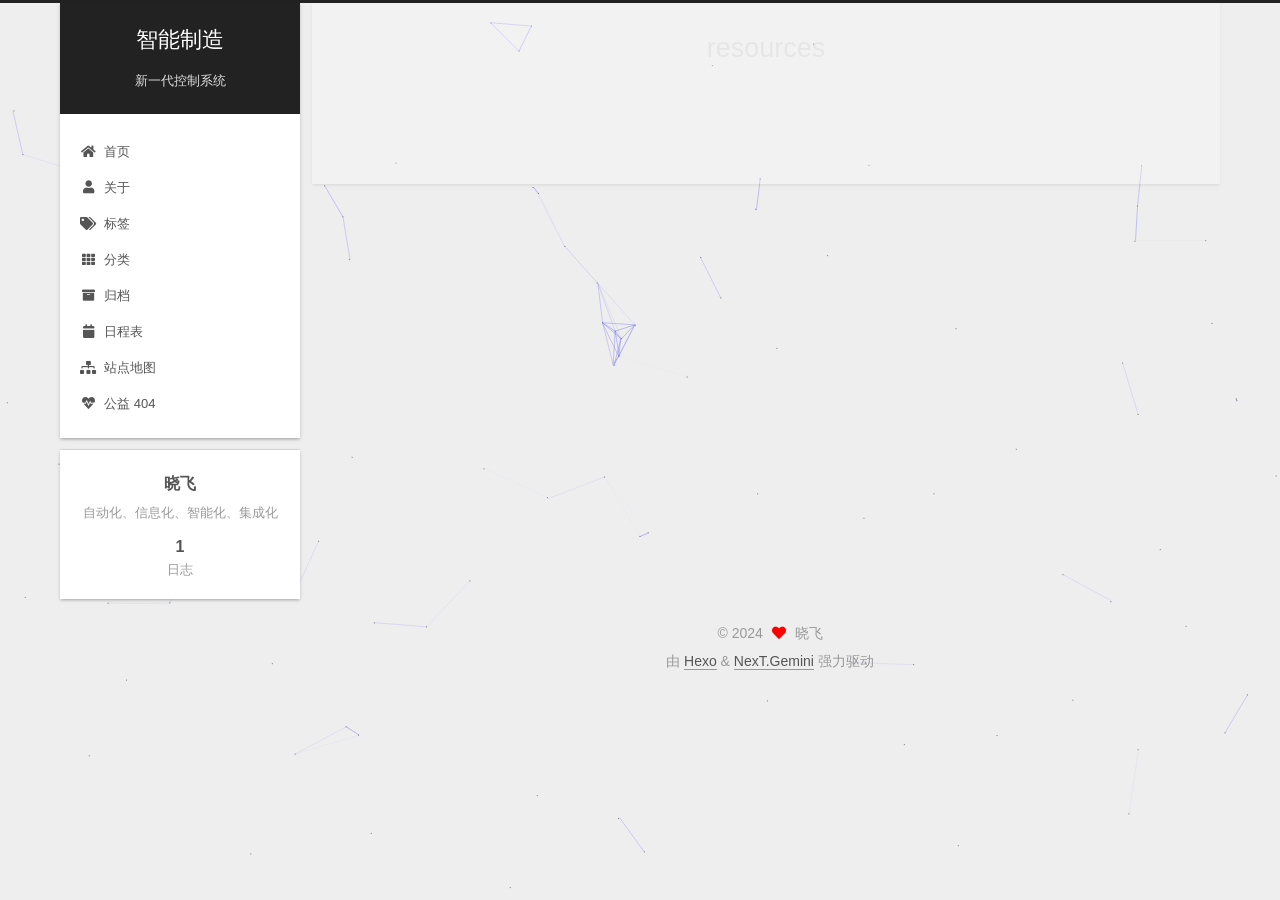
<file: resources/index.html>
<!DOCTYPE html>
<html lang="zh-CN">
<head>
  <meta charset="UTF-8">
<meta name="viewport" content="width=device-width, initial-scale=1, maximum-scale=2">
<meta name="theme-color" content="#222">
<meta name="generator" content="Hexo 7.1.1">
  <link rel="apple-touch-icon" sizes="180x180" href="/images/apple-touch-icon-next.png">
  <link rel="icon" type="image/png" sizes="32x32" href="/images/favicon-32x32-next.png">
  <link rel="icon" type="image/png" sizes="16x16" href="/images/favicon-16x16-next.png">
  <link rel="mask-icon" href="/images/logo.svg" color="#222">

<link rel="stylesheet" href="/css/main.css">


<link rel="stylesheet" href="/lib/font-awesome/css/all.min.css">

<script id="hexo-configurations">
    var NexT = window.NexT || {};
    var CONFIG = {"hostname":"example.com","root":"/","scheme":"Gemini","version":"7.8.0","exturl":false,"sidebar":{"position":"left","display":"post","padding":18,"offset":12,"onmobile":false},"copycode":{"enable":false,"show_result":false,"style":null},"back2top":{"enable":true,"sidebar":false,"scrollpercent":false},"bookmark":{"enable":false,"color":"#222","save":"auto"},"fancybox":false,"mediumzoom":false,"lazyload":false,"pangu":false,"comments":{"style":"tabs","active":null,"storage":true,"lazyload":false,"nav":null},"algolia":{"hits":{"per_page":10},"labels":{"input_placeholder":"Search for Posts","hits_empty":"We didn't find any results for the search: ${query}","hits_stats":"${hits} results found in ${time} ms"}},"localsearch":{"enable":false,"trigger":"auto","top_n_per_article":1,"unescape":false,"preload":false},"motion":{"enable":true,"async":false,"transition":{"post_block":"fadeIn","post_header":"slideDownIn","post_body":"slideDownIn","coll_header":"slideLeftIn","sidebar":"slideUpIn"}}};
  </script>

  <meta name="description" content="自动化、信息化、智能化、集成化">
<meta property="og:type" content="website">
<meta property="og:title" content="resources">
<meta property="og:url" content="http://example.com/resources/index.html">
<meta property="og:site_name" content="智能制造">
<meta property="og:description" content="自动化、信息化、智能化、集成化">
<meta property="og:locale" content="zh_CN">
<meta property="article:published_time" content="2024-02-02T01:34:05.000Z">
<meta property="article:modified_time" content="2024-02-02T01:38:19.588Z">
<meta property="article:author" content="晓飞">
<meta name="twitter:card" content="summary">

<link rel="canonical" href="http://example.com/resources/">


<script id="page-configurations">
  // https://hexo.io/docs/variables.html
  CONFIG.page = {
    sidebar: "",
    isHome : false,
    isPost : false,
    lang   : 'zh-CN'
  };
</script>

  <title>resources | 智能制造
</title>
  






  <noscript>
  <style>
  .use-motion .brand,
  .use-motion .menu-item,
  .sidebar-inner,
  .use-motion .post-block,
  .use-motion .pagination,
  .use-motion .comments,
  .use-motion .post-header,
  .use-motion .post-body,
  .use-motion .collection-header { opacity: initial; }

  .use-motion .site-title,
  .use-motion .site-subtitle {
    opacity: initial;
    top: initial;
  }

  .use-motion .logo-line-before i { left: initial; }
  .use-motion .logo-line-after i { right: initial; }
  </style>
</noscript>

</head>

<body itemscope itemtype="http://schema.org/WebPage">
  <div class="container use-motion">
    <div class="headband"></div>

    <header class="header" itemscope itemtype="http://schema.org/WPHeader">
      <div class="header-inner"><div class="site-brand-container">
  <div class="site-nav-toggle">
    <div class="toggle" aria-label="切换导航栏">
      <span class="toggle-line toggle-line-first"></span>
      <span class="toggle-line toggle-line-middle"></span>
      <span class="toggle-line toggle-line-last"></span>
    </div>
  </div>

  <div class="site-meta">

    <a href="/" class="brand" rel="start">
      <span class="logo-line-before"><i></i></span>
      <h1 class="site-title">智能制造</h1>
      <span class="logo-line-after"><i></i></span>
    </a>
      <p class="site-subtitle" itemprop="description">新一代控制系统</p>
  </div>

  <div class="site-nav-right">
    <div class="toggle popup-trigger">
    </div>
  </div>
</div>




<nav class="site-nav">
  <ul id="menu" class="main-menu menu">
        <li class="menu-item menu-item-home">

    <a href="/" rel="section"><i class="fa fa-home fa-fw"></i>首页</a>

  </li>
        <li class="menu-item menu-item-about">

    <a href="/about/" rel="section"><i class="fa fa-user fa-fw"></i>关于</a>

  </li>
        <li class="menu-item menu-item-tags">

    <a href="/tags/" rel="section"><i class="fa fa-tags fa-fw"></i>标签</a>

  </li>
        <li class="menu-item menu-item-categories">

    <a href="/categories/" rel="section"><i class="fa fa-th fa-fw"></i>分类</a>

  </li>
        <li class="menu-item menu-item-archives">

    <a href="/archives/" rel="section"><i class="fa fa-archive fa-fw"></i>归档</a>

  </li>
        <li class="menu-item menu-item-schedule">

    <a href="/schedule/" rel="section"><i class="fa fa-calendar fa-fw"></i>日程表</a>

  </li>
        <li class="menu-item menu-item-sitemap">

    <a href="/sitemap.xml" rel="section"><i class="fa fa-sitemap fa-fw"></i>站点地图</a>

  </li>
        <li class="menu-item menu-item-commonweal">

    <a href="/404/" rel="section"><i class="fa fa-heartbeat fa-fw"></i>公益 404</a>

  </li>
  </ul>
</nav>




</div>
    </header>

    
  <div class="back-to-top">
    <i class="fa fa-arrow-up"></i>
    <span>0%</span>
  </div>


    <main class="main">
      <div class="main-inner">
        <div class="content-wrap">
          
  
  

          <div class="content page posts-expand">
            

    
    
    
    <div class="post-block" lang="zh-CN">
      <header class="post-header">

<h1 class="post-title" itemprop="name headline">resources
</h1>

<div class="post-meta">
  

</div>

</header>

      
      
      
      <div class="post-body">
          
      </div>
      
      
      
    </div>
    

    
    
    


          </div>
          

<script>
  window.addEventListener('tabs:register', () => {
    let { activeClass } = CONFIG.comments;
    if (CONFIG.comments.storage) {
      activeClass = localStorage.getItem('comments_active') || activeClass;
    }
    if (activeClass) {
      let activeTab = document.querySelector(`a[href="#comment-${activeClass}"]`);
      if (activeTab) {
        activeTab.click();
      }
    }
  });
  if (CONFIG.comments.storage) {
    window.addEventListener('tabs:click', event => {
      if (!event.target.matches('.tabs-comment .tab-content .tab-pane')) return;
      let commentClass = event.target.classList[1];
      localStorage.setItem('comments_active', commentClass);
    });
  }
</script>

        </div>
          
  
  <div class="toggle sidebar-toggle">
    <span class="toggle-line toggle-line-first"></span>
    <span class="toggle-line toggle-line-middle"></span>
    <span class="toggle-line toggle-line-last"></span>
  </div>

  <aside class="sidebar">
    <div class="sidebar-inner">

      <ul class="sidebar-nav motion-element">
        <li class="sidebar-nav-toc">
          文章目录
        </li>
        <li class="sidebar-nav-overview">
          站点概览
        </li>
      </ul>

      <!--noindex-->
      <div class="post-toc-wrap sidebar-panel">
      </div>
      <!--/noindex-->

      <div class="site-overview-wrap sidebar-panel">
        <div class="site-author motion-element" itemprop="author" itemscope itemtype="http://schema.org/Person">
  <p class="site-author-name" itemprop="name">晓飞</p>
  <div class="site-description" itemprop="description">自动化、信息化、智能化、集成化</div>
</div>
<div class="site-state-wrap motion-element">
  <nav class="site-state">
      <div class="site-state-item site-state-posts">
          <a href="/archives/">
        
          <span class="site-state-item-count">1</span>
          <span class="site-state-item-name">日志</span>
        </a>
      </div>
  </nav>
</div>



      </div>

    </div>
  </aside>
  <div id="sidebar-dimmer"></div>


      </div>
    </main>

    <footer class="footer">
      <div class="footer-inner">
        

        

<div class="copyright">
  
  &copy; 
  <span itemprop="copyrightYear">2024</span>
  <span class="with-love">
    <i class="fa fa-heart"></i>
  </span>
  <span class="author" itemprop="copyrightHolder">晓飞</span>
</div>
  <div class="powered-by">由 <a href="https://hexo.io/" class="theme-link" rel="noopener" target="_blank">Hexo</a> & <a href="https://theme-next.org/" class="theme-link" rel="noopener" target="_blank">NexT.Gemini</a> 强力驱动
  </div>

        








      </div>
    </footer>
  </div>

  
  
  <script color='0,0,255' opacity='0.5' zIndex='-1' count='99' src="/lib/canvas-nest/canvas-nest.min.js"></script>
  <script src="/lib/anime.min.js"></script>
  <script src="/lib/velocity/velocity.min.js"></script>
  <script src="/lib/velocity/velocity.ui.min.js"></script>

<script src="/js/utils.js"></script>

<script src="/js/motion.js"></script>


<script src="/js/schemes/pisces.js"></script>


<script src="/js/next-boot.js"></script>




  















  

  

</body>
</html>
</file>
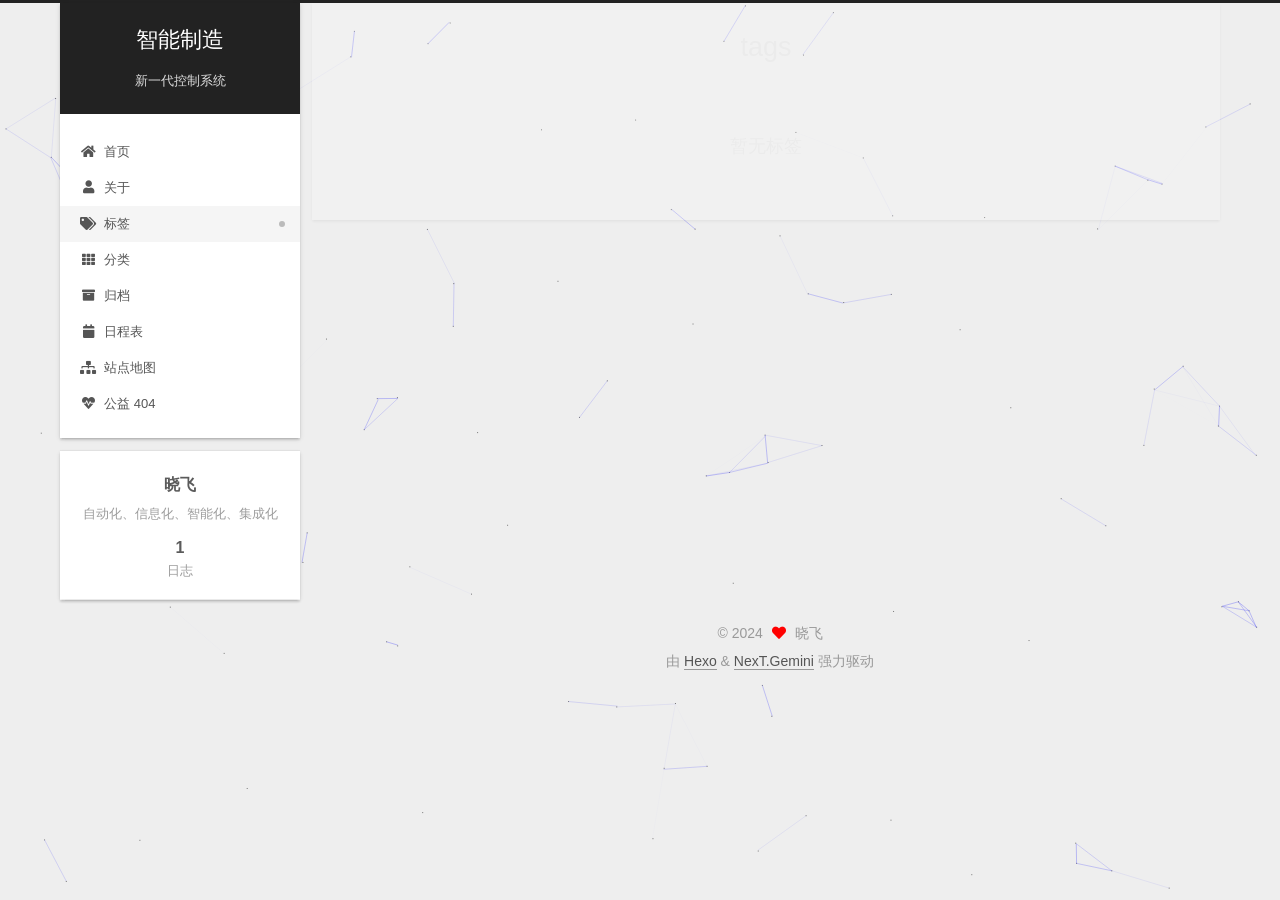
<file: tags/index.html>
<!DOCTYPE html>
<html lang="zh-CN">
<head>
  <meta charset="UTF-8">
<meta name="viewport" content="width=device-width, initial-scale=1, maximum-scale=2">
<meta name="theme-color" content="#222">
<meta name="generator" content="Hexo 7.1.1">
  <link rel="apple-touch-icon" sizes="180x180" href="/images/apple-touch-icon-next.png">
  <link rel="icon" type="image/png" sizes="32x32" href="/images/favicon-32x32-next.png">
  <link rel="icon" type="image/png" sizes="16x16" href="/images/favicon-16x16-next.png">
  <link rel="mask-icon" href="/images/logo.svg" color="#222">

<link rel="stylesheet" href="/css/main.css">


<link rel="stylesheet" href="/lib/font-awesome/css/all.min.css">

<script id="hexo-configurations">
    var NexT = window.NexT || {};
    var CONFIG = {"hostname":"example.com","root":"/","scheme":"Gemini","version":"7.8.0","exturl":false,"sidebar":{"position":"left","display":"post","padding":18,"offset":12,"onmobile":false},"copycode":{"enable":false,"show_result":false,"style":null},"back2top":{"enable":true,"sidebar":false,"scrollpercent":false},"bookmark":{"enable":false,"color":"#222","save":"auto"},"fancybox":false,"mediumzoom":false,"lazyload":false,"pangu":false,"comments":{"style":"tabs","active":null,"storage":true,"lazyload":false,"nav":null},"algolia":{"hits":{"per_page":10},"labels":{"input_placeholder":"Search for Posts","hits_empty":"We didn't find any results for the search: ${query}","hits_stats":"${hits} results found in ${time} ms"}},"localsearch":{"enable":false,"trigger":"auto","top_n_per_article":1,"unescape":false,"preload":false},"motion":{"enable":true,"async":false,"transition":{"post_block":"fadeIn","post_header":"slideDownIn","post_body":"slideDownIn","coll_header":"slideLeftIn","sidebar":"slideUpIn"}}};
  </script>

  <meta name="description" content="自动化、信息化、智能化、集成化">
<meta property="og:type" content="website">
<meta property="og:title" content="tags">
<meta property="og:url" content="http://example.com/tags/index.html">
<meta property="og:site_name" content="智能制造">
<meta property="og:description" content="自动化、信息化、智能化、集成化">
<meta property="og:locale" content="zh_CN">
<meta property="article:published_time" content="2024-02-02T01:33:50.000Z">
<meta property="article:modified_time" content="2024-02-02T01:41:27.286Z">
<meta property="article:author" content="晓飞">
<meta name="twitter:card" content="summary">

<link rel="canonical" href="http://example.com/tags/">


<script id="page-configurations">
  // https://hexo.io/docs/variables.html
  CONFIG.page = {
    sidebar: "",
    isHome : false,
    isPost : false,
    lang   : 'zh-CN'
  };
</script>

  <title>tags | 智能制造
</title>
  






  <noscript>
  <style>
  .use-motion .brand,
  .use-motion .menu-item,
  .sidebar-inner,
  .use-motion .post-block,
  .use-motion .pagination,
  .use-motion .comments,
  .use-motion .post-header,
  .use-motion .post-body,
  .use-motion .collection-header { opacity: initial; }

  .use-motion .site-title,
  .use-motion .site-subtitle {
    opacity: initial;
    top: initial;
  }

  .use-motion .logo-line-before i { left: initial; }
  .use-motion .logo-line-after i { right: initial; }
  </style>
</noscript>

</head>

<body itemscope itemtype="http://schema.org/WebPage">
  <div class="container use-motion">
    <div class="headband"></div>

    <header class="header" itemscope itemtype="http://schema.org/WPHeader">
      <div class="header-inner"><div class="site-brand-container">
  <div class="site-nav-toggle">
    <div class="toggle" aria-label="切换导航栏">
      <span class="toggle-line toggle-line-first"></span>
      <span class="toggle-line toggle-line-middle"></span>
      <span class="toggle-line toggle-line-last"></span>
    </div>
  </div>

  <div class="site-meta">

    <a href="/" class="brand" rel="start">
      <span class="logo-line-before"><i></i></span>
      <h1 class="site-title">智能制造</h1>
      <span class="logo-line-after"><i></i></span>
    </a>
      <p class="site-subtitle" itemprop="description">新一代控制系统</p>
  </div>

  <div class="site-nav-right">
    <div class="toggle popup-trigger">
    </div>
  </div>
</div>




<nav class="site-nav">
  <ul id="menu" class="main-menu menu">
        <li class="menu-item menu-item-home">

    <a href="/" rel="section"><i class="fa fa-home fa-fw"></i>首页</a>

  </li>
        <li class="menu-item menu-item-about">

    <a href="/about/" rel="section"><i class="fa fa-user fa-fw"></i>关于</a>

  </li>
        <li class="menu-item menu-item-tags">

    <a href="/tags/" rel="section"><i class="fa fa-tags fa-fw"></i>标签</a>

  </li>
        <li class="menu-item menu-item-categories">

    <a href="/categories/" rel="section"><i class="fa fa-th fa-fw"></i>分类</a>

  </li>
        <li class="menu-item menu-item-archives">

    <a href="/archives/" rel="section"><i class="fa fa-archive fa-fw"></i>归档</a>

  </li>
        <li class="menu-item menu-item-schedule">

    <a href="/schedule/" rel="section"><i class="fa fa-calendar fa-fw"></i>日程表</a>

  </li>
        <li class="menu-item menu-item-sitemap">

    <a href="/sitemap.xml" rel="section"><i class="fa fa-sitemap fa-fw"></i>站点地图</a>

  </li>
        <li class="menu-item menu-item-commonweal">

    <a href="/404/" rel="section"><i class="fa fa-heartbeat fa-fw"></i>公益 404</a>

  </li>
  </ul>
</nav>




</div>
    </header>

    
  <div class="back-to-top">
    <i class="fa fa-arrow-up"></i>
    <span>0%</span>
  </div>


    <main class="main">
      <div class="main-inner">
        <div class="content-wrap">
          
  
  

          <div class="content page posts-expand">
            

    
    
    
    <div class="post-block" lang="zh-CN">
      <header class="post-header">

<h1 class="post-title" itemprop="name headline">tags
</h1>

<div class="post-meta">
  

</div>

</header>

      
      
      
      <div class="post-body">
          <div class="tag-cloud">
            <div class="tag-cloud-title">
              暂无标签
            </div>
            <div class="tag-cloud-tags">
              
            </div>
          </div>
        
      </div>
      
      
      
    </div>
    

    
    
    


          </div>
          

<script>
  window.addEventListener('tabs:register', () => {
    let { activeClass } = CONFIG.comments;
    if (CONFIG.comments.storage) {
      activeClass = localStorage.getItem('comments_active') || activeClass;
    }
    if (activeClass) {
      let activeTab = document.querySelector(`a[href="#comment-${activeClass}"]`);
      if (activeTab) {
        activeTab.click();
      }
    }
  });
  if (CONFIG.comments.storage) {
    window.addEventListener('tabs:click', event => {
      if (!event.target.matches('.tabs-comment .tab-content .tab-pane')) return;
      let commentClass = event.target.classList[1];
      localStorage.setItem('comments_active', commentClass);
    });
  }
</script>

        </div>
          
  
  <div class="toggle sidebar-toggle">
    <span class="toggle-line toggle-line-first"></span>
    <span class="toggle-line toggle-line-middle"></span>
    <span class="toggle-line toggle-line-last"></span>
  </div>

  <aside class="sidebar">
    <div class="sidebar-inner">

      <ul class="sidebar-nav motion-element">
        <li class="sidebar-nav-toc">
          文章目录
        </li>
        <li class="sidebar-nav-overview">
          站点概览
        </li>
      </ul>

      <!--noindex-->
      <div class="post-toc-wrap sidebar-panel">
      </div>
      <!--/noindex-->

      <div class="site-overview-wrap sidebar-panel">
        <div class="site-author motion-element" itemprop="author" itemscope itemtype="http://schema.org/Person">
  <p class="site-author-name" itemprop="name">晓飞</p>
  <div class="site-description" itemprop="description">自动化、信息化、智能化、集成化</div>
</div>
<div class="site-state-wrap motion-element">
  <nav class="site-state">
      <div class="site-state-item site-state-posts">
          <a href="/archives/">
        
          <span class="site-state-item-count">1</span>
          <span class="site-state-item-name">日志</span>
        </a>
      </div>
  </nav>
</div>



      </div>

    </div>
  </aside>
  <div id="sidebar-dimmer"></div>


      </div>
    </main>

    <footer class="footer">
      <div class="footer-inner">
        

        

<div class="copyright">
  
  &copy; 
  <span itemprop="copyrightYear">2024</span>
  <span class="with-love">
    <i class="fa fa-heart"></i>
  </span>
  <span class="author" itemprop="copyrightHolder">晓飞</span>
</div>
  <div class="powered-by">由 <a href="https://hexo.io/" class="theme-link" rel="noopener" target="_blank">Hexo</a> & <a href="https://theme-next.org/" class="theme-link" rel="noopener" target="_blank">NexT.Gemini</a> 强力驱动
  </div>

        








      </div>
    </footer>
  </div>

  
  
  <script color='0,0,255' opacity='0.5' zIndex='-1' count='99' src="/lib/canvas-nest/canvas-nest.min.js"></script>
  <script src="/lib/anime.min.js"></script>
  <script src="/lib/velocity/velocity.min.js"></script>
  <script src="/lib/velocity/velocity.ui.min.js"></script>

<script src="/js/utils.js"></script>

<script src="/js/motion.js"></script>


<script src="/js/schemes/pisces.js"></script>


<script src="/js/next-boot.js"></script>




  















  

  

</body>
</html>
</file>
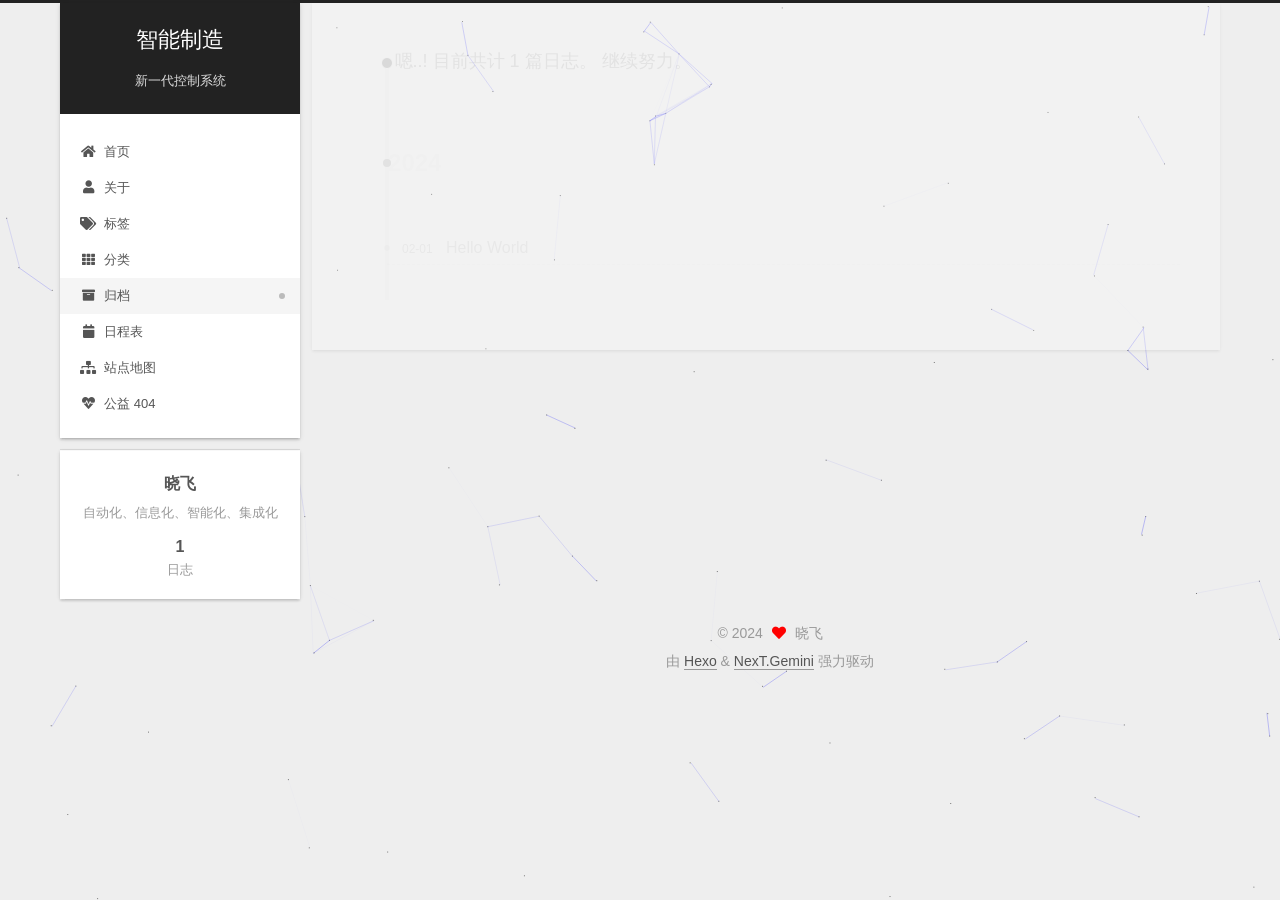
<file: archives/2024/index.html>
<!DOCTYPE html>
<html lang="zh-CN">
<head>
  <meta charset="UTF-8">
<meta name="viewport" content="width=device-width, initial-scale=1, maximum-scale=2">
<meta name="theme-color" content="#222">
<meta name="generator" content="Hexo 7.1.1">
  <link rel="apple-touch-icon" sizes="180x180" href="/images/apple-touch-icon-next.png">
  <link rel="icon" type="image/png" sizes="32x32" href="/images/favicon-32x32-next.png">
  <link rel="icon" type="image/png" sizes="16x16" href="/images/favicon-16x16-next.png">
  <link rel="mask-icon" href="/images/logo.svg" color="#222">

<link rel="stylesheet" href="/css/main.css">


<link rel="stylesheet" href="/lib/font-awesome/css/all.min.css">

<script id="hexo-configurations">
    var NexT = window.NexT || {};
    var CONFIG = {"hostname":"example.com","root":"/","scheme":"Gemini","version":"7.8.0","exturl":false,"sidebar":{"position":"left","display":"post","padding":18,"offset":12,"onmobile":false},"copycode":{"enable":false,"show_result":false,"style":null},"back2top":{"enable":true,"sidebar":false,"scrollpercent":false},"bookmark":{"enable":false,"color":"#222","save":"auto"},"fancybox":false,"mediumzoom":false,"lazyload":false,"pangu":false,"comments":{"style":"tabs","active":null,"storage":true,"lazyload":false,"nav":null},"algolia":{"hits":{"per_page":10},"labels":{"input_placeholder":"Search for Posts","hits_empty":"We didn't find any results for the search: ${query}","hits_stats":"${hits} results found in ${time} ms"}},"localsearch":{"enable":false,"trigger":"auto","top_n_per_article":1,"unescape":false,"preload":false},"motion":{"enable":true,"async":false,"transition":{"post_block":"fadeIn","post_header":"slideDownIn","post_body":"slideDownIn","coll_header":"slideLeftIn","sidebar":"slideUpIn"}}};
  </script>

  <meta name="description" content="自动化、信息化、智能化、集成化">
<meta property="og:type" content="website">
<meta property="og:title" content="智能制造">
<meta property="og:url" content="http://example.com/archives/2024/index.html">
<meta property="og:site_name" content="智能制造">
<meta property="og:description" content="自动化、信息化、智能化、集成化">
<meta property="og:locale" content="zh_CN">
<meta property="article:author" content="晓飞">
<meta name="twitter:card" content="summary">

<link rel="canonical" href="http://example.com/archives/2024/">


<script id="page-configurations">
  // https://hexo.io/docs/variables.html
  CONFIG.page = {
    sidebar: "",
    isHome : false,
    isPost : false,
    lang   : 'zh-CN'
  };
</script>

  <title>归档 | 智能制造</title>
  






  <noscript>
  <style>
  .use-motion .brand,
  .use-motion .menu-item,
  .sidebar-inner,
  .use-motion .post-block,
  .use-motion .pagination,
  .use-motion .comments,
  .use-motion .post-header,
  .use-motion .post-body,
  .use-motion .collection-header { opacity: initial; }

  .use-motion .site-title,
  .use-motion .site-subtitle {
    opacity: initial;
    top: initial;
  }

  .use-motion .logo-line-before i { left: initial; }
  .use-motion .logo-line-after i { right: initial; }
  </style>
</noscript>

</head>

<body itemscope itemtype="http://schema.org/WebPage">
  <div class="container use-motion">
    <div class="headband"></div>

    <header class="header" itemscope itemtype="http://schema.org/WPHeader">
      <div class="header-inner"><div class="site-brand-container">
  <div class="site-nav-toggle">
    <div class="toggle" aria-label="切换导航栏">
      <span class="toggle-line toggle-line-first"></span>
      <span class="toggle-line toggle-line-middle"></span>
      <span class="toggle-line toggle-line-last"></span>
    </div>
  </div>

  <div class="site-meta">

    <a href="/" class="brand" rel="start">
      <span class="logo-line-before"><i></i></span>
      <h1 class="site-title">智能制造</h1>
      <span class="logo-line-after"><i></i></span>
    </a>
      <p class="site-subtitle" itemprop="description">新一代控制系统</p>
  </div>

  <div class="site-nav-right">
    <div class="toggle popup-trigger">
    </div>
  </div>
</div>




<nav class="site-nav">
  <ul id="menu" class="main-menu menu">
        <li class="menu-item menu-item-home">

    <a href="/" rel="section"><i class="fa fa-home fa-fw"></i>首页</a>

  </li>
        <li class="menu-item menu-item-about">

    <a href="/about/" rel="section"><i class="fa fa-user fa-fw"></i>关于</a>

  </li>
        <li class="menu-item menu-item-tags">

    <a href="/tags/" rel="section"><i class="fa fa-tags fa-fw"></i>标签</a>

  </li>
        <li class="menu-item menu-item-categories">

    <a href="/categories/" rel="section"><i class="fa fa-th fa-fw"></i>分类</a>

  </li>
        <li class="menu-item menu-item-archives">

    <a href="/archives/" rel="section"><i class="fa fa-archive fa-fw"></i>归档</a>

  </li>
        <li class="menu-item menu-item-schedule">

    <a href="/schedule/" rel="section"><i class="fa fa-calendar fa-fw"></i>日程表</a>

  </li>
        <li class="menu-item menu-item-sitemap">

    <a href="/sitemap.xml" rel="section"><i class="fa fa-sitemap fa-fw"></i>站点地图</a>

  </li>
        <li class="menu-item menu-item-commonweal">

    <a href="/404/" rel="section"><i class="fa fa-heartbeat fa-fw"></i>公益 404</a>

  </li>
  </ul>
</nav>




</div>
    </header>

    
  <div class="back-to-top">
    <i class="fa fa-arrow-up"></i>
    <span>0%</span>
  </div>


    <main class="main">
      <div class="main-inner">
        <div class="content-wrap">
          

          <div class="content archive">
            

  
  
  
  <div class="post-block">
    <div class="posts-collapse">
      <div class="collection-title">
        <span class="collection-header">嗯..! 目前共计 1 篇日志。 继续努力。</span>
      </div>

      
    <div class="collection-year">
      <span class="collection-header">2024</span>
    </div>

  <article itemscope itemtype="http://schema.org/Article">
    <header class="post-header">

      <div class="post-meta">
        <time itemprop="dateCreated"
              datetime="2024-02-01T09:52:05+08:00"
              content="2024-02-01">
          02-01
        </time>
      </div>

      <div class="post-title">
          <a class="post-title-link" href="/2024/02/01/hello-world/" itemprop="url">
            <span itemprop="name">Hello World</span>
          </a>
      </div>

    </header>
  </article>


    </div>
  </div>
  
  
  

  



          </div>
          

<script>
  window.addEventListener('tabs:register', () => {
    let { activeClass } = CONFIG.comments;
    if (CONFIG.comments.storage) {
      activeClass = localStorage.getItem('comments_active') || activeClass;
    }
    if (activeClass) {
      let activeTab = document.querySelector(`a[href="#comment-${activeClass}"]`);
      if (activeTab) {
        activeTab.click();
      }
    }
  });
  if (CONFIG.comments.storage) {
    window.addEventListener('tabs:click', event => {
      if (!event.target.matches('.tabs-comment .tab-content .tab-pane')) return;
      let commentClass = event.target.classList[1];
      localStorage.setItem('comments_active', commentClass);
    });
  }
</script>

        </div>
          
  
  <div class="toggle sidebar-toggle">
    <span class="toggle-line toggle-line-first"></span>
    <span class="toggle-line toggle-line-middle"></span>
    <span class="toggle-line toggle-line-last"></span>
  </div>

  <aside class="sidebar">
    <div class="sidebar-inner">

      <ul class="sidebar-nav motion-element">
        <li class="sidebar-nav-toc">
          文章目录
        </li>
        <li class="sidebar-nav-overview">
          站点概览
        </li>
      </ul>

      <!--noindex-->
      <div class="post-toc-wrap sidebar-panel">
      </div>
      <!--/noindex-->

      <div class="site-overview-wrap sidebar-panel">
        <div class="site-author motion-element" itemprop="author" itemscope itemtype="http://schema.org/Person">
  <p class="site-author-name" itemprop="name">晓飞</p>
  <div class="site-description" itemprop="description">自动化、信息化、智能化、集成化</div>
</div>
<div class="site-state-wrap motion-element">
  <nav class="site-state">
      <div class="site-state-item site-state-posts">
          <a href="/archives/">
        
          <span class="site-state-item-count">1</span>
          <span class="site-state-item-name">日志</span>
        </a>
      </div>
  </nav>
</div>



      </div>

    </div>
  </aside>
  <div id="sidebar-dimmer"></div>


      </div>
    </main>

    <footer class="footer">
      <div class="footer-inner">
        

        

<div class="copyright">
  
  &copy; 
  <span itemprop="copyrightYear">2024</span>
  <span class="with-love">
    <i class="fa fa-heart"></i>
  </span>
  <span class="author" itemprop="copyrightHolder">晓飞</span>
</div>
  <div class="powered-by">由 <a href="https://hexo.io/" class="theme-link" rel="noopener" target="_blank">Hexo</a> & <a href="https://theme-next.org/" class="theme-link" rel="noopener" target="_blank">NexT.Gemini</a> 强力驱动
  </div>

        








      </div>
    </footer>
  </div>

  
  
  <script color='0,0,255' opacity='0.5' zIndex='-1' count='99' src="/lib/canvas-nest/canvas-nest.min.js"></script>
  <script src="/lib/anime.min.js"></script>
  <script src="/lib/velocity/velocity.min.js"></script>
  <script src="/lib/velocity/velocity.ui.min.js"></script>

<script src="/js/utils.js"></script>

<script src="/js/motion.js"></script>


<script src="/js/schemes/pisces.js"></script>


<script src="/js/next-boot.js"></script>




  















  

  

</body>
</html>
</file>
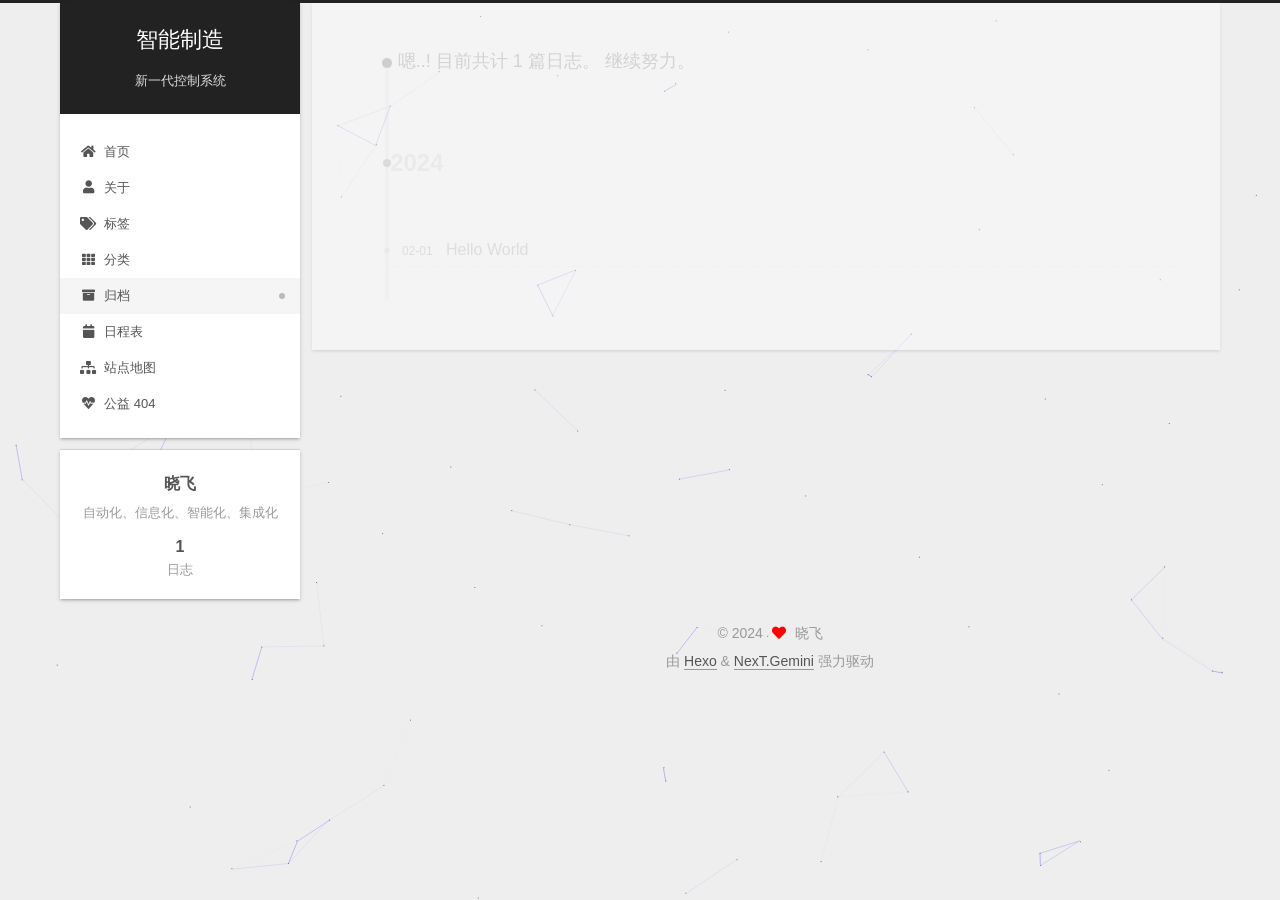
<file: archives/2024/02/index.html>
<!DOCTYPE html>
<html lang="zh-CN">
<head>
  <meta charset="UTF-8">
<meta name="viewport" content="width=device-width, initial-scale=1, maximum-scale=2">
<meta name="theme-color" content="#222">
<meta name="generator" content="Hexo 7.1.1">
  <link rel="apple-touch-icon" sizes="180x180" href="/images/apple-touch-icon-next.png">
  <link rel="icon" type="image/png" sizes="32x32" href="/images/favicon-32x32-next.png">
  <link rel="icon" type="image/png" sizes="16x16" href="/images/favicon-16x16-next.png">
  <link rel="mask-icon" href="/images/logo.svg" color="#222">

<link rel="stylesheet" href="/css/main.css">


<link rel="stylesheet" href="/lib/font-awesome/css/all.min.css">

<script id="hexo-configurations">
    var NexT = window.NexT || {};
    var CONFIG = {"hostname":"example.com","root":"/","scheme":"Gemini","version":"7.8.0","exturl":false,"sidebar":{"position":"left","display":"post","padding":18,"offset":12,"onmobile":false},"copycode":{"enable":false,"show_result":false,"style":null},"back2top":{"enable":true,"sidebar":false,"scrollpercent":false},"bookmark":{"enable":false,"color":"#222","save":"auto"},"fancybox":false,"mediumzoom":false,"lazyload":false,"pangu":false,"comments":{"style":"tabs","active":null,"storage":true,"lazyload":false,"nav":null},"algolia":{"hits":{"per_page":10},"labels":{"input_placeholder":"Search for Posts","hits_empty":"We didn't find any results for the search: ${query}","hits_stats":"${hits} results found in ${time} ms"}},"localsearch":{"enable":false,"trigger":"auto","top_n_per_article":1,"unescape":false,"preload":false},"motion":{"enable":true,"async":false,"transition":{"post_block":"fadeIn","post_header":"slideDownIn","post_body":"slideDownIn","coll_header":"slideLeftIn","sidebar":"slideUpIn"}}};
  </script>

  <meta name="description" content="自动化、信息化、智能化、集成化">
<meta property="og:type" content="website">
<meta property="og:title" content="智能制造">
<meta property="og:url" content="http://example.com/archives/2024/02/index.html">
<meta property="og:site_name" content="智能制造">
<meta property="og:description" content="自动化、信息化、智能化、集成化">
<meta property="og:locale" content="zh_CN">
<meta property="article:author" content="晓飞">
<meta name="twitter:card" content="summary">

<link rel="canonical" href="http://example.com/archives/2024/02/">


<script id="page-configurations">
  // https://hexo.io/docs/variables.html
  CONFIG.page = {
    sidebar: "",
    isHome : false,
    isPost : false,
    lang   : 'zh-CN'
  };
</script>

  <title>归档 | 智能制造</title>
  






  <noscript>
  <style>
  .use-motion .brand,
  .use-motion .menu-item,
  .sidebar-inner,
  .use-motion .post-block,
  .use-motion .pagination,
  .use-motion .comments,
  .use-motion .post-header,
  .use-motion .post-body,
  .use-motion .collection-header { opacity: initial; }

  .use-motion .site-title,
  .use-motion .site-subtitle {
    opacity: initial;
    top: initial;
  }

  .use-motion .logo-line-before i { left: initial; }
  .use-motion .logo-line-after i { right: initial; }
  </style>
</noscript>

</head>

<body itemscope itemtype="http://schema.org/WebPage">
  <div class="container use-motion">
    <div class="headband"></div>

    <header class="header" itemscope itemtype="http://schema.org/WPHeader">
      <div class="header-inner"><div class="site-brand-container">
  <div class="site-nav-toggle">
    <div class="toggle" aria-label="切换导航栏">
      <span class="toggle-line toggle-line-first"></span>
      <span class="toggle-line toggle-line-middle"></span>
      <span class="toggle-line toggle-line-last"></span>
    </div>
  </div>

  <div class="site-meta">

    <a href="/" class="brand" rel="start">
      <span class="logo-line-before"><i></i></span>
      <h1 class="site-title">智能制造</h1>
      <span class="logo-line-after"><i></i></span>
    </a>
      <p class="site-subtitle" itemprop="description">新一代控制系统</p>
  </div>

  <div class="site-nav-right">
    <div class="toggle popup-trigger">
    </div>
  </div>
</div>




<nav class="site-nav">
  <ul id="menu" class="main-menu menu">
        <li class="menu-item menu-item-home">

    <a href="/" rel="section"><i class="fa fa-home fa-fw"></i>首页</a>

  </li>
        <li class="menu-item menu-item-about">

    <a href="/about/" rel="section"><i class="fa fa-user fa-fw"></i>关于</a>

  </li>
        <li class="menu-item menu-item-tags">

    <a href="/tags/" rel="section"><i class="fa fa-tags fa-fw"></i>标签</a>

  </li>
        <li class="menu-item menu-item-categories">

    <a href="/categories/" rel="section"><i class="fa fa-th fa-fw"></i>分类</a>

  </li>
        <li class="menu-item menu-item-archives">

    <a href="/archives/" rel="section"><i class="fa fa-archive fa-fw"></i>归档</a>

  </li>
        <li class="menu-item menu-item-schedule">

    <a href="/schedule/" rel="section"><i class="fa fa-calendar fa-fw"></i>日程表</a>

  </li>
        <li class="menu-item menu-item-sitemap">

    <a href="/sitemap.xml" rel="section"><i class="fa fa-sitemap fa-fw"></i>站点地图</a>

  </li>
        <li class="menu-item menu-item-commonweal">

    <a href="/404/" rel="section"><i class="fa fa-heartbeat fa-fw"></i>公益 404</a>

  </li>
  </ul>
</nav>




</div>
    </header>

    
  <div class="back-to-top">
    <i class="fa fa-arrow-up"></i>
    <span>0%</span>
  </div>


    <main class="main">
      <div class="main-inner">
        <div class="content-wrap">
          

          <div class="content archive">
            

  
  
  
  <div class="post-block">
    <div class="posts-collapse">
      <div class="collection-title">
        <span class="collection-header">嗯..! 目前共计 1 篇日志。 继续努力。</span>
      </div>

      
    <div class="collection-year">
      <span class="collection-header">2024</span>
    </div>

  <article itemscope itemtype="http://schema.org/Article">
    <header class="post-header">

      <div class="post-meta">
        <time itemprop="dateCreated"
              datetime="2024-02-01T09:52:05+08:00"
              content="2024-02-01">
          02-01
        </time>
      </div>

      <div class="post-title">
          <a class="post-title-link" href="/2024/02/01/hello-world/" itemprop="url">
            <span itemprop="name">Hello World</span>
          </a>
      </div>

    </header>
  </article>


    </div>
  </div>
  
  
  

  



          </div>
          

<script>
  window.addEventListener('tabs:register', () => {
    let { activeClass } = CONFIG.comments;
    if (CONFIG.comments.storage) {
      activeClass = localStorage.getItem('comments_active') || activeClass;
    }
    if (activeClass) {
      let activeTab = document.querySelector(`a[href="#comment-${activeClass}"]`);
      if (activeTab) {
        activeTab.click();
      }
    }
  });
  if (CONFIG.comments.storage) {
    window.addEventListener('tabs:click', event => {
      if (!event.target.matches('.tabs-comment .tab-content .tab-pane')) return;
      let commentClass = event.target.classList[1];
      localStorage.setItem('comments_active', commentClass);
    });
  }
</script>

        </div>
          
  
  <div class="toggle sidebar-toggle">
    <span class="toggle-line toggle-line-first"></span>
    <span class="toggle-line toggle-line-middle"></span>
    <span class="toggle-line toggle-line-last"></span>
  </div>

  <aside class="sidebar">
    <div class="sidebar-inner">

      <ul class="sidebar-nav motion-element">
        <li class="sidebar-nav-toc">
          文章目录
        </li>
        <li class="sidebar-nav-overview">
          站点概览
        </li>
      </ul>

      <!--noindex-->
      <div class="post-toc-wrap sidebar-panel">
      </div>
      <!--/noindex-->

      <div class="site-overview-wrap sidebar-panel">
        <div class="site-author motion-element" itemprop="author" itemscope itemtype="http://schema.org/Person">
  <p class="site-author-name" itemprop="name">晓飞</p>
  <div class="site-description" itemprop="description">自动化、信息化、智能化、集成化</div>
</div>
<div class="site-state-wrap motion-element">
  <nav class="site-state">
      <div class="site-state-item site-state-posts">
          <a href="/archives/">
        
          <span class="site-state-item-count">1</span>
          <span class="site-state-item-name">日志</span>
        </a>
      </div>
  </nav>
</div>



      </div>

    </div>
  </aside>
  <div id="sidebar-dimmer"></div>


      </div>
    </main>

    <footer class="footer">
      <div class="footer-inner">
        

        

<div class="copyright">
  
  &copy; 
  <span itemprop="copyrightYear">2024</span>
  <span class="with-love">
    <i class="fa fa-heart"></i>
  </span>
  <span class="author" itemprop="copyrightHolder">晓飞</span>
</div>
  <div class="powered-by">由 <a href="https://hexo.io/" class="theme-link" rel="noopener" target="_blank">Hexo</a> & <a href="https://theme-next.org/" class="theme-link" rel="noopener" target="_blank">NexT.Gemini</a> 强力驱动
  </div>

        








      </div>
    </footer>
  </div>

  
  
  <script color='0,0,255' opacity='0.5' zIndex='-1' count='99' src="/lib/canvas-nest/canvas-nest.min.js"></script>
  <script src="/lib/anime.min.js"></script>
  <script src="/lib/velocity/velocity.min.js"></script>
  <script src="/lib/velocity/velocity.ui.min.js"></script>

<script src="/js/utils.js"></script>

<script src="/js/motion.js"></script>


<script src="/js/schemes/pisces.js"></script>


<script src="/js/next-boot.js"></script>




  















  

  

</body>
</html>
</file>
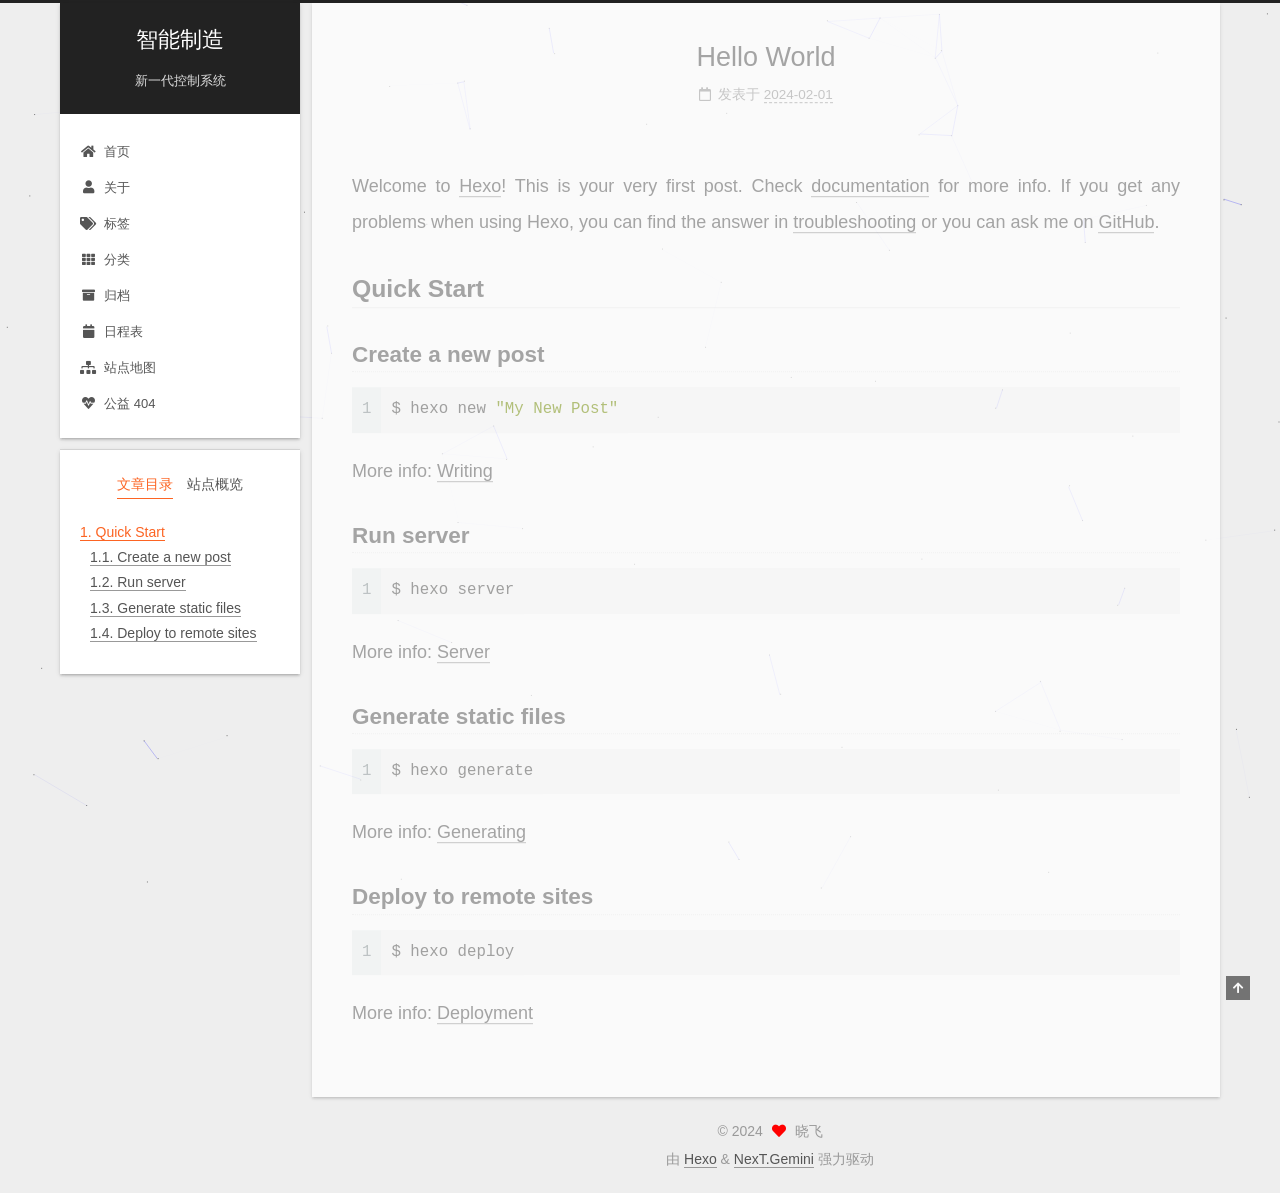
<file: 2024/02/01/hello-world/index.html>
<!DOCTYPE html>
<html lang="zh-CN">
<head>
  <meta charset="UTF-8">
<meta name="viewport" content="width=device-width, initial-scale=1, maximum-scale=2">
<meta name="theme-color" content="#222">
<meta name="generator" content="Hexo 7.1.1">
  <link rel="apple-touch-icon" sizes="180x180" href="/images/apple-touch-icon-next.png">
  <link rel="icon" type="image/png" sizes="32x32" href="/images/favicon-32x32-next.png">
  <link rel="icon" type="image/png" sizes="16x16" href="/images/favicon-16x16-next.png">
  <link rel="mask-icon" href="/images/logo.svg" color="#222">

<link rel="stylesheet" href="/css/main.css">


<link rel="stylesheet" href="/lib/font-awesome/css/all.min.css">

<script id="hexo-configurations">
    var NexT = window.NexT || {};
    var CONFIG = {"hostname":"example.com","root":"/","scheme":"Gemini","version":"7.8.0","exturl":false,"sidebar":{"position":"left","display":"post","padding":18,"offset":12,"onmobile":false},"copycode":{"enable":false,"show_result":false,"style":null},"back2top":{"enable":true,"sidebar":false,"scrollpercent":false},"bookmark":{"enable":false,"color":"#222","save":"auto"},"fancybox":false,"mediumzoom":false,"lazyload":false,"pangu":false,"comments":{"style":"tabs","active":null,"storage":true,"lazyload":false,"nav":null},"algolia":{"hits":{"per_page":10},"labels":{"input_placeholder":"Search for Posts","hits_empty":"We didn't find any results for the search: ${query}","hits_stats":"${hits} results found in ${time} ms"}},"localsearch":{"enable":false,"trigger":"auto","top_n_per_article":1,"unescape":false,"preload":false},"motion":{"enable":true,"async":false,"transition":{"post_block":"fadeIn","post_header":"slideDownIn","post_body":"slideDownIn","coll_header":"slideLeftIn","sidebar":"slideUpIn"}}};
  </script>

  <meta name="description" content="Welcome to Hexo! This is your very first post. Check documentation for more info. If you get any problems when using Hexo, you can find the answer in troubleshooting or you can ask me on GitHub. Quick">
<meta property="og:type" content="article">
<meta property="og:title" content="Hello World">
<meta property="og:url" content="http://example.com/2024/02/01/hello-world/index.html">
<meta property="og:site_name" content="智能制造">
<meta property="og:description" content="Welcome to Hexo! This is your very first post. Check documentation for more info. If you get any problems when using Hexo, you can find the answer in troubleshooting or you can ask me on GitHub. Quick">
<meta property="og:locale" content="zh_CN">
<meta property="article:published_time" content="2024-02-01T01:52:05.661Z">
<meta property="article:modified_time" content="2024-02-01T01:52:05.661Z">
<meta property="article:author" content="晓飞">
<meta name="twitter:card" content="summary">

<link rel="canonical" href="http://example.com/2024/02/01/hello-world/">


<script id="page-configurations">
  // https://hexo.io/docs/variables.html
  CONFIG.page = {
    sidebar: "",
    isHome : false,
    isPost : true,
    lang   : 'zh-CN'
  };
</script>

  <title>Hello World | 智能制造</title>
  






  <noscript>
  <style>
  .use-motion .brand,
  .use-motion .menu-item,
  .sidebar-inner,
  .use-motion .post-block,
  .use-motion .pagination,
  .use-motion .comments,
  .use-motion .post-header,
  .use-motion .post-body,
  .use-motion .collection-header { opacity: initial; }

  .use-motion .site-title,
  .use-motion .site-subtitle {
    opacity: initial;
    top: initial;
  }

  .use-motion .logo-line-before i { left: initial; }
  .use-motion .logo-line-after i { right: initial; }
  </style>
</noscript>

</head>

<body itemscope itemtype="http://schema.org/WebPage">
  <div class="container use-motion">
    <div class="headband"></div>

    <header class="header" itemscope itemtype="http://schema.org/WPHeader">
      <div class="header-inner"><div class="site-brand-container">
  <div class="site-nav-toggle">
    <div class="toggle" aria-label="切换导航栏">
      <span class="toggle-line toggle-line-first"></span>
      <span class="toggle-line toggle-line-middle"></span>
      <span class="toggle-line toggle-line-last"></span>
    </div>
  </div>

  <div class="site-meta">

    <a href="/" class="brand" rel="start">
      <span class="logo-line-before"><i></i></span>
      <h1 class="site-title">智能制造</h1>
      <span class="logo-line-after"><i></i></span>
    </a>
      <p class="site-subtitle" itemprop="description">新一代控制系统</p>
  </div>

  <div class="site-nav-right">
    <div class="toggle popup-trigger">
    </div>
  </div>
</div>




<nav class="site-nav">
  <ul id="menu" class="main-menu menu">
        <li class="menu-item menu-item-home">

    <a href="/" rel="section"><i class="fa fa-home fa-fw"></i>首页</a>

  </li>
        <li class="menu-item menu-item-about">

    <a href="/about/" rel="section"><i class="fa fa-user fa-fw"></i>关于</a>

  </li>
        <li class="menu-item menu-item-tags">

    <a href="/tags/" rel="section"><i class="fa fa-tags fa-fw"></i>标签</a>

  </li>
        <li class="menu-item menu-item-categories">

    <a href="/categories/" rel="section"><i class="fa fa-th fa-fw"></i>分类</a>

  </li>
        <li class="menu-item menu-item-archives">

    <a href="/archives/" rel="section"><i class="fa fa-archive fa-fw"></i>归档</a>

  </li>
        <li class="menu-item menu-item-schedule">

    <a href="/schedule/" rel="section"><i class="fa fa-calendar fa-fw"></i>日程表</a>

  </li>
        <li class="menu-item menu-item-sitemap">

    <a href="/sitemap.xml" rel="section"><i class="fa fa-sitemap fa-fw"></i>站点地图</a>

  </li>
        <li class="menu-item menu-item-commonweal">

    <a href="/404/" rel="section"><i class="fa fa-heartbeat fa-fw"></i>公益 404</a>

  </li>
  </ul>
</nav>




</div>
    </header>

    
  <div class="back-to-top">
    <i class="fa fa-arrow-up"></i>
    <span>0%</span>
  </div>


    <main class="main">
      <div class="main-inner">
        <div class="content-wrap">
          

          <div class="content post posts-expand">
            

    
  
  
  <article itemscope itemtype="http://schema.org/Article" class="post-block" lang="zh-CN">
    <link itemprop="mainEntityOfPage" href="http://example.com/2024/02/01/hello-world/">

    <span hidden itemprop="author" itemscope itemtype="http://schema.org/Person">
      <meta itemprop="image" content="/images/avatar.gif">
      <meta itemprop="name" content="晓飞">
      <meta itemprop="description" content="自动化、信息化、智能化、集成化">
    </span>

    <span hidden itemprop="publisher" itemscope itemtype="http://schema.org/Organization">
      <meta itemprop="name" content="智能制造">
    </span>
      <header class="post-header">
        <h1 class="post-title" itemprop="name headline">
          Hello World
        </h1>

        <div class="post-meta">
            <span class="post-meta-item">
              <span class="post-meta-item-icon">
                <i class="far fa-calendar"></i>
              </span>
              <span class="post-meta-item-text">发表于</span>

              <time title="创建时间：2024-02-01 09:52:05" itemprop="dateCreated datePublished" datetime="2024-02-01T09:52:05+08:00">2024-02-01</time>
            </span>

          

        </div>
      </header>

    
    
    
    <div class="post-body" itemprop="articleBody">

      
        <p>Welcome to <a target="_blank" rel="noopener" href="https://hexo.io/">Hexo</a>! This is your very first post. Check <a target="_blank" rel="noopener" href="https://hexo.io/docs/">documentation</a> for more info. If you get any problems when using Hexo, you can find the answer in <a target="_blank" rel="noopener" href="https://hexo.io/docs/troubleshooting.html">troubleshooting</a> or you can ask me on <a target="_blank" rel="noopener" href="https://github.com/hexojs/hexo/issues">GitHub</a>.</p>
<h2 id="Quick-Start"><a href="#Quick-Start" class="headerlink" title="Quick Start"></a>Quick Start</h2><h3 id="Create-a-new-post"><a href="#Create-a-new-post" class="headerlink" title="Create a new post"></a>Create a new post</h3><figure class="highlight bash"><table><tr><td class="gutter"><pre><span class="line">1</span><br></pre></td><td class="code"><pre><span class="line">$ hexo new <span class="string">&quot;My New Post&quot;</span></span><br></pre></td></tr></table></figure>

<p>More info: <a target="_blank" rel="noopener" href="https://hexo.io/docs/writing.html">Writing</a></p>
<h3 id="Run-server"><a href="#Run-server" class="headerlink" title="Run server"></a>Run server</h3><figure class="highlight bash"><table><tr><td class="gutter"><pre><span class="line">1</span><br></pre></td><td class="code"><pre><span class="line">$ hexo server</span><br></pre></td></tr></table></figure>

<p>More info: <a target="_blank" rel="noopener" href="https://hexo.io/docs/server.html">Server</a></p>
<h3 id="Generate-static-files"><a href="#Generate-static-files" class="headerlink" title="Generate static files"></a>Generate static files</h3><figure class="highlight bash"><table><tr><td class="gutter"><pre><span class="line">1</span><br></pre></td><td class="code"><pre><span class="line">$ hexo generate</span><br></pre></td></tr></table></figure>

<p>More info: <a target="_blank" rel="noopener" href="https://hexo.io/docs/generating.html">Generating</a></p>
<h3 id="Deploy-to-remote-sites"><a href="#Deploy-to-remote-sites" class="headerlink" title="Deploy to remote sites"></a>Deploy to remote sites</h3><figure class="highlight bash"><table><tr><td class="gutter"><pre><span class="line">1</span><br></pre></td><td class="code"><pre><span class="line">$ hexo deploy</span><br></pre></td></tr></table></figure>

<p>More info: <a target="_blank" rel="noopener" href="https://hexo.io/docs/one-command-deployment.html">Deployment</a></p>

    </div>

    
    
    

      <footer class="post-footer">

        


        
      </footer>
    
  </article>
  
  
  



          </div>
          

<script>
  window.addEventListener('tabs:register', () => {
    let { activeClass } = CONFIG.comments;
    if (CONFIG.comments.storage) {
      activeClass = localStorage.getItem('comments_active') || activeClass;
    }
    if (activeClass) {
      let activeTab = document.querySelector(`a[href="#comment-${activeClass}"]`);
      if (activeTab) {
        activeTab.click();
      }
    }
  });
  if (CONFIG.comments.storage) {
    window.addEventListener('tabs:click', event => {
      if (!event.target.matches('.tabs-comment .tab-content .tab-pane')) return;
      let commentClass = event.target.classList[1];
      localStorage.setItem('comments_active', commentClass);
    });
  }
</script>

        </div>
          
  
  <div class="toggle sidebar-toggle">
    <span class="toggle-line toggle-line-first"></span>
    <span class="toggle-line toggle-line-middle"></span>
    <span class="toggle-line toggle-line-last"></span>
  </div>

  <aside class="sidebar">
    <div class="sidebar-inner">

      <ul class="sidebar-nav motion-element">
        <li class="sidebar-nav-toc">
          文章目录
        </li>
        <li class="sidebar-nav-overview">
          站点概览
        </li>
      </ul>

      <!--noindex-->
      <div class="post-toc-wrap sidebar-panel">
          <div class="post-toc motion-element"><ol class="nav"><li class="nav-item nav-level-2"><a class="nav-link" href="#Quick-Start"><span class="nav-number">1.</span> <span class="nav-text">Quick Start</span></a><ol class="nav-child"><li class="nav-item nav-level-3"><a class="nav-link" href="#Create-a-new-post"><span class="nav-number">1.1.</span> <span class="nav-text">Create a new post</span></a></li><li class="nav-item nav-level-3"><a class="nav-link" href="#Run-server"><span class="nav-number">1.2.</span> <span class="nav-text">Run server</span></a></li><li class="nav-item nav-level-3"><a class="nav-link" href="#Generate-static-files"><span class="nav-number">1.3.</span> <span class="nav-text">Generate static files</span></a></li><li class="nav-item nav-level-3"><a class="nav-link" href="#Deploy-to-remote-sites"><span class="nav-number">1.4.</span> <span class="nav-text">Deploy to remote sites</span></a></li></ol></li></ol></div>
      </div>
      <!--/noindex-->

      <div class="site-overview-wrap sidebar-panel">
        <div class="site-author motion-element" itemprop="author" itemscope itemtype="http://schema.org/Person">
  <p class="site-author-name" itemprop="name">晓飞</p>
  <div class="site-description" itemprop="description">自动化、信息化、智能化、集成化</div>
</div>
<div class="site-state-wrap motion-element">
  <nav class="site-state">
      <div class="site-state-item site-state-posts">
          <a href="/archives/">
        
          <span class="site-state-item-count">1</span>
          <span class="site-state-item-name">日志</span>
        </a>
      </div>
  </nav>
</div>



      </div>

    </div>
  </aside>
  <div id="sidebar-dimmer"></div>


      </div>
    </main>

    <footer class="footer">
      <div class="footer-inner">
        

        

<div class="copyright">
  
  &copy; 
  <span itemprop="copyrightYear">2024</span>
  <span class="with-love">
    <i class="fa fa-heart"></i>
  </span>
  <span class="author" itemprop="copyrightHolder">晓飞</span>
</div>
  <div class="powered-by">由 <a href="https://hexo.io/" class="theme-link" rel="noopener" target="_blank">Hexo</a> & <a href="https://theme-next.org/" class="theme-link" rel="noopener" target="_blank">NexT.Gemini</a> 强力驱动
  </div>

        








      </div>
    </footer>
  </div>

  
  
  <script color='0,0,255' opacity='0.5' zIndex='-1' count='99' src="/lib/canvas-nest/canvas-nest.min.js"></script>
  <script src="/lib/anime.min.js"></script>
  <script src="/lib/velocity/velocity.min.js"></script>
  <script src="/lib/velocity/velocity.ui.min.js"></script>

<script src="/js/utils.js"></script>

<script src="/js/motion.js"></script>


<script src="/js/schemes/pisces.js"></script>


<script src="/js/next-boot.js"></script>




  















  

  

</body>
</html>
</file>
<file: css/main.css>
:root {
  --body-bg-color: #eee;
  --content-bg-color: #fff;
  --card-bg-color: #f5f5f5;
  --text-color: #555;
  --blockquote-color: #666;
  --link-color: #555;
  --link-hover-color: #222;
  --brand-color: #fff;
  --brand-hover-color: #fff;
  --table-row-odd-bg-color: #f9f9f9;
  --table-row-hover-bg-color: #f5f5f5;
  --menu-item-bg-color: #f5f5f5;
  --btn-default-bg: #fff;
  --btn-default-color: #555;
  --btn-default-border-color: #555;
  --btn-default-hover-bg: #222;
  --btn-default-hover-color: #fff;
  --btn-default-hover-border-color: #222;
}
html {
  line-height: 1.15; /* 1 */
  -webkit-text-size-adjust: 100%; /* 2 */
}
body {
  margin: 0;
}
main {
  display: block;
}
h1 {
  font-size: 2em;
  margin: 0.67em 0;
}
hr {
  box-sizing: content-box; /* 1 */
  height: 0; /* 1 */
  overflow: visible; /* 2 */
}
pre {
  font-family: monospace, monospace; /* 1 */
  font-size: 1em; /* 2 */
}
a {
  background: transparent;
}
abbr[title] {
  border-bottom: none; /* 1 */
  text-decoration: underline; /* 2 */
  text-decoration: underline dotted; /* 2 */
}
b,
strong {
  font-weight: bolder;
}
code,
kbd,
samp {
  font-family: monospace, monospace; /* 1 */
  font-size: 1em; /* 2 */
}
small {
  font-size: 80%;
}
sub,
sup {
  font-size: 75%;
  line-height: 0;
  position: relative;
  vertical-align: baseline;
}
sub {
  bottom: -0.25em;
}
sup {
  top: -0.5em;
}
img {
  border-style: none;
}
button,
input,
optgroup,
select,
textarea {
  font-family: inherit; /* 1 */
  font-size: 100%; /* 1 */
  line-height: 1.15; /* 1 */
  margin: 0; /* 2 */
}
button,
input {
/* 1 */
  overflow: visible;
}
button,
select {
/* 1 */
  text-transform: none;
}
button,
[type='button'],
[type='reset'],
[type='submit'] {
  -webkit-appearance: button;
}
button::-moz-focus-inner,
[type='button']::-moz-focus-inner,
[type='reset']::-moz-focus-inner,
[type='submit']::-moz-focus-inner {
  border-style: none;
  padding: 0;
}
button:-moz-focusring,
[type='button']:-moz-focusring,
[type='reset']:-moz-focusring,
[type='submit']:-moz-focusring {
  outline: 1px dotted ButtonText;
}
fieldset {
  padding: 0.35em 0.75em 0.625em;
}
legend {
  box-sizing: border-box; /* 1 */
  color: inherit; /* 2 */
  display: table; /* 1 */
  max-width: 100%; /* 1 */
  padding: 0; /* 3 */
  white-space: normal; /* 1 */
}
progress {
  vertical-align: baseline;
}
textarea {
  overflow: auto;
}
[type='checkbox'],
[type='radio'] {
  box-sizing: border-box; /* 1 */
  padding: 0; /* 2 */
}
[type='number']::-webkit-inner-spin-button,
[type='number']::-webkit-outer-spin-button {
  height: auto;
}
[type='search'] {
  outline-offset: -2px; /* 2 */
  -webkit-appearance: textfield; /* 1 */
}
[type='search']::-webkit-search-decoration {
  -webkit-appearance: none;
}
::-webkit-file-upload-button {
  font: inherit; /* 2 */
  -webkit-appearance: button; /* 1 */
}
details {
  display: block;
}
summary {
  display: list-item;
}
template {
  display: none;
}
[hidden] {
  display: none;
}
::selection {
  background: #262a30;
  color: #eee;
}
html,
body {
  height: 100%;
}
body {
  background: var(--body-bg-color);
  color: var(--text-color);
  font-family: 'Lato', "PingFang SC", "Microsoft YaHei", sans-serif;
  font-size: 1em;
  line-height: 2;
}
@media (max-width: 991px) {
  body {
    padding-left: 0 !important;
    padding-right: 0 !important;
  }
}
h1,
h2,
h3,
h4,
h5,
h6 {
  font-family: 'Lato', "PingFang SC", "Microsoft YaHei", sans-serif;
  font-weight: bold;
  line-height: 1.5;
  margin: 20px 0 15px;
}
h1 {
  font-size: 1.5em;
}
h2 {
  font-size: 1.375em;
}
h3 {
  font-size: 1.25em;
}
h4 {
  font-size: 1.125em;
}
h5 {
  font-size: 1em;
}
h6 {
  font-size: 0.875em;
}
p {
  margin: 0 0 20px 0;
}
a,
span.exturl {
  border-bottom: 1px solid #999;
  color: var(--link-color);
  outline: 0;
  text-decoration: none;
  overflow-wrap: break-word;
  word-wrap: break-word;
  cursor: pointer;
}
a:hover,
span.exturl:hover {
  border-bottom-color: var(--link-hover-color);
  color: var(--link-hover-color);
}
iframe,
img,
video {
  display: block;
  margin-left: auto;
  margin-right: auto;
  max-width: 100%;
}
hr {
  background-image: repeating-linear-gradient(-45deg, #ddd, #ddd 4px, transparent 4px, transparent 8px);
  border: 0;
  height: 3px;
  margin: 40px 0;
}
blockquote {
  border-left: 4px solid #ddd;
  color: var(--blockquote-color);
  margin: 0;
  padding: 0 15px;
}
blockquote cite::before {
  content: '-';
  padding: 0 5px;
}
dt {
  font-weight: bold;
}
dd {
  margin: 0;
  padding: 0;
}
kbd {
  background-color: #f5f5f5;
  background-image: linear-gradient(#eee, #fff, #eee);
  border: 1px solid #ccc;
  border-radius: 0.2em;
  box-shadow: 0.1em 0.1em 0.2em rgba(0,0,0,0.1);
  color: #555;
  font-family: inherit;
  padding: 0.1em 0.3em;
  white-space: nowrap;
}
.table-container {
  overflow: auto;
}
table {
  border-collapse: collapse;
  border-spacing: 0;
  font-size: 0.875em;
  margin: 0 0 20px 0;
  width: 100%;
}
tbody tr:nth-of-type(odd) {
  background: var(--table-row-odd-bg-color);
}
tbody tr:hover {
  background: var(--table-row-hover-bg-color);
}
caption,
th,
td {
  font-weight: normal;
  padding: 8px;
  vertical-align: middle;
}
th,
td {
  border: 1px solid #ddd;
  border-bottom: 3px solid #ddd;
}
th {
  font-weight: 700;
  padding-bottom: 10px;
}
td {
  border-bottom-width: 1px;
}
.btn {
  background: var(--btn-default-bg);
  border: 2px solid var(--btn-default-border-color);
  border-radius: 2px;
  color: var(--btn-default-color);
  display: inline-block;
  font-size: 0.875em;
  line-height: 2;
  padding: 0 20px;
  text-decoration: none;
  transition-property: background-color;
  transition-delay: 0s;
  transition-duration: 0.2s;
  transition-timing-function: ease-in-out;
}
.btn:hover {
  background: var(--btn-default-hover-bg);
  border-color: var(--btn-default-hover-border-color);
  color: var(--btn-default-hover-color);
}
.btn + .btn {
  margin: 0 0 8px 8px;
}
.btn .fa-fw {
  text-align: left;
  width: 1.285714285714286em;
}
.toggle {
  line-height: 0;
}
.toggle .toggle-line {
  background: #fff;
  display: inline-block;
  height: 2px;
  left: 0;
  position: relative;
  top: 0;
  transition: all 0.4s;
  vertical-align: top;
  width: 100%;
}
.toggle .toggle-line:not(:first-child) {
  margin-top: 3px;
}
.toggle.toggle-arrow .toggle-line-first {
  left: 50%;
  top: 2px;
  transform: rotate(45deg);
  width: 50%;
}
.toggle.toggle-arrow .toggle-line-middle {
  left: 2px;
  width: 90%;
}
.toggle.toggle-arrow .toggle-line-last {
  left: 50%;
  top: -2px;
  transform: rotate(-45deg);
  width: 50%;
}
.toggle.toggle-close .toggle-line-first {
  transform: rotate(-45deg);
  top: 5px;
}
.toggle.toggle-close .toggle-line-middle {
  opacity: 0;
}
.toggle.toggle-close .toggle-line-last {
  transform: rotate(45deg);
  top: -5px;
}
.highlight,
pre {
  background: #f7f7f7;
  color: #4d4d4c;
  line-height: 1.6;
  margin: 0 auto 20px;
}
pre,
code {
  font-family: consolas, Menlo, monospace, "PingFang SC", "Microsoft YaHei";
}
code {
  background: #eee;
  border-radius: 3px;
  color: #555;
  padding: 2px 4px;
  overflow-wrap: break-word;
  word-wrap: break-word;
}
.highlight *::selection {
  background: #d6d6d6;
}
.highlight pre {
  border: 0;
  margin: 0;
  padding: 10px 0;
}
.highlight table {
  border: 0;
  margin: 0;
  width: auto;
}
.highlight td {
  border: 0;
  padding: 0;
}
.highlight figcaption {
  background: #eff2f3;
  color: #4d4d4c;
  display: flex;
  font-size: 0.875em;
  justify-content: space-between;
  line-height: 1.2;
  padding: 0.5em;
}
.highlight figcaption a {
  color: #4d4d4c;
}
.highlight figcaption a:hover {
  border-bottom-color: #4d4d4c;
}
.highlight .gutter {
  -moz-user-select: none;
  -ms-user-select: none;
  -webkit-user-select: none;
  user-select: none;
}
.highlight .gutter pre {
  background: #eff2f3;
  color: #869194;
  padding-left: 10px;
  padding-right: 10px;
  text-align: right;
}
.highlight .code pre {
  background: #f7f7f7;
  padding-left: 10px;
  width: 100%;
}
.gist table {
  width: auto;
}
.gist table td {
  border: 0;
}
pre {
  overflow: auto;
  padding: 10px;
}
pre code {
  background: none;
  color: #4d4d4c;
  font-size: 0.875em;
  padding: 0;
  text-shadow: none;
}
pre .deletion {
  background: #fdd;
}
pre .addition {
  background: #dfd;
}
pre .meta {
  color: #eab700;
  -moz-user-select: none;
  -ms-user-select: none;
  -webkit-user-select: none;
  user-select: none;
}
pre .comment {
  color: #8e908c;
}
pre .variable,
pre .attribute,
pre .tag,
pre .name,
pre .regexp,
pre .ruby .constant,
pre .xml .tag .title,
pre .xml .pi,
pre .xml .doctype,
pre .html .doctype,
pre .css .id,
pre .css .class,
pre .css .pseudo {
  color: #c82829;
}
pre .number,
pre .preprocessor,
pre .built_in,
pre .builtin-name,
pre .literal,
pre .params,
pre .constant,
pre .command {
  color: #f5871f;
}
pre .ruby .class .title,
pre .css .rules .attribute,
pre .string,
pre .symbol,
pre .value,
pre .inheritance,
pre .header,
pre .ruby .symbol,
pre .xml .cdata,
pre .special,
pre .formula {
  color: #718c00;
}
pre .title,
pre .css .hexcolor {
  color: #3e999f;
}
pre .function,
pre .python .decorator,
pre .python .title,
pre .ruby .function .title,
pre .ruby .title .keyword,
pre .perl .sub,
pre .javascript .title,
pre .coffeescript .title {
  color: #4271ae;
}
pre .keyword,
pre .javascript .function {
  color: #8959a8;
}
.blockquote-center {
  border-left: none;
  margin: 40px 0;
  padding: 0;
  position: relative;
  text-align: center;
}
.blockquote-center .fa {
  display: block;
  opacity: 0.6;
  position: absolute;
  width: 100%;
}
.blockquote-center .fa-quote-left {
  border-top: 1px solid #ccc;
  text-align: left;
  top: -20px;
}
.blockquote-center .fa-quote-right {
  border-bottom: 1px solid #ccc;
  text-align: right;
  bottom: -20px;
}
.blockquote-center p,
.blockquote-center div {
  text-align: center;
}
.post-body .group-picture img {
  margin: 0 auto;
  padding: 0 3px;
}
.group-picture-row {
  margin-bottom: 6px;
  overflow: hidden;
}
.group-picture-column {
  float: left;
  margin-bottom: 10px;
}
.post-body .label {
  color: #555;
  display: inline;
  padding: 0 2px;
}
.post-body .label.default {
  background: #f0f0f0;
}
.post-body .label.primary {
  background: #efe6f7;
}
.post-body .label.info {
  background: #e5f2f8;
}
.post-body .label.success {
  background: #e7f4e9;
}
.post-body .label.warning {
  background: #fcf6e1;
}
.post-body .label.danger {
  background: #fae8eb;
}
.post-body .tabs {
  margin-bottom: 20px;
}
.post-body .tabs,
.tabs-comment {
  display: block;
  padding-top: 10px;
  position: relative;
}
.post-body .tabs ul.nav-tabs,
.tabs-comment ul.nav-tabs {
  display: flex;
  flex-wrap: wrap;
  margin: 0;
  margin-bottom: -1px;
  padding: 0;
}
@media (max-width: 413px) {
  .post-body .tabs ul.nav-tabs,
  .tabs-comment ul.nav-tabs {
    display: block;
    margin-bottom: 5px;
  }
}
.post-body .tabs ul.nav-tabs li.tab,
.tabs-comment ul.nav-tabs li.tab {
  border-bottom: 1px solid #ddd;
  border-left: 1px solid transparent;
  border-right: 1px solid transparent;
  border-top: 3px solid transparent;
  flex-grow: 1;
  list-style-type: none;
  border-radius: 0 0 0 0;
}
@media (max-width: 413px) {
  .post-body .tabs ul.nav-tabs li.tab,
  .tabs-comment ul.nav-tabs li.tab {
    border-bottom: 1px solid transparent;
    border-left: 3px solid transparent;
    border-right: 1px solid transparent;
    border-top: 1px solid transparent;
  }
}
@media (max-width: 413px) {
  .post-body .tabs ul.nav-tabs li.tab,
  .tabs-comment ul.nav-tabs li.tab {
    border-radius: 0;
  }
}
.post-body .tabs ul.nav-tabs li.tab a,
.tabs-comment ul.nav-tabs li.tab a {
  border-bottom: initial;
  display: block;
  line-height: 1.8;
  outline: 0;
  padding: 0.25em 0.75em;
  text-align: center;
  transition-delay: 0s;
  transition-duration: 0.2s;
  transition-timing-function: ease-out;
}
.post-body .tabs ul.nav-tabs li.tab a i,
.tabs-comment ul.nav-tabs li.tab a i {
  width: 1.285714285714286em;
}
.post-body .tabs ul.nav-tabs li.tab.active,
.tabs-comment ul.nav-tabs li.tab.active {
  border-bottom: 1px solid transparent;
  border-left: 1px solid #ddd;
  border-right: 1px solid #ddd;
  border-top: 3px solid #fc6423;
}
@media (max-width: 413px) {
  .post-body .tabs ul.nav-tabs li.tab.active,
  .tabs-comment ul.nav-tabs li.tab.active {
    border-bottom: 1px solid #ddd;
    border-left: 3px solid #fc6423;
    border-right: 1px solid #ddd;
    border-top: 1px solid #ddd;
  }
}
.post-body .tabs ul.nav-tabs li.tab.active a,
.tabs-comment ul.nav-tabs li.tab.active a {
  color: var(--link-color);
  cursor: default;
}
.post-body .tabs .tab-content .tab-pane,
.tabs-comment .tab-content .tab-pane {
  border: 1px solid #ddd;
  border-top: 0;
  padding: 20px 20px 0 20px;
  border-radius: 0;
}
.post-body .tabs .tab-content .tab-pane:not(.active),
.tabs-comment .tab-content .tab-pane:not(.active) {
  display: none;
}
.post-body .tabs .tab-content .tab-pane.active,
.tabs-comment .tab-content .tab-pane.active {
  display: block;
}
.post-body .tabs .tab-content .tab-pane.active:nth-of-type(1),
.tabs-comment .tab-content .tab-pane.active:nth-of-type(1) {
  border-radius: 0 0 0 0;
}
@media (max-width: 413px) {
  .post-body .tabs .tab-content .tab-pane.active:nth-of-type(1),
  .tabs-comment .tab-content .tab-pane.active:nth-of-type(1) {
    border-radius: 0;
  }
}
.post-body .note {
  border-radius: 3px;
  margin-bottom: 20px;
  padding: 1em;
  position: relative;
  border: 1px solid #eee;
  border-left-width: 5px;
}
.post-body .note h2,
.post-body .note h3,
.post-body .note h4,
.post-body .note h5,
.post-body .note h6 {
  margin-top: 0;
  border-bottom: initial;
  margin-bottom: 0;
  padding-top: 0;
}
.post-body .note p:first-child,
.post-body .note ul:first-child,
.post-body .note ol:first-child,
.post-body .note table:first-child,
.post-body .note pre:first-child,
.post-body .note blockquote:first-child,
.post-body .note img:first-child {
  margin-top: 0;
}
.post-body .note p:last-child,
.post-body .note ul:last-child,
.post-body .note ol:last-child,
.post-body .note table:last-child,
.post-body .note pre:last-child,
.post-body .note blockquote:last-child,
.post-body .note img:last-child {
  margin-bottom: 0;
}
.post-body .note.default {
  border-left-color: #777;
}
.post-body .note.default h2,
.post-body .note.default h3,
.post-body .note.default h4,
.post-body .note.default h5,
.post-body .note.default h6 {
  color: #777;
}
.post-body .note.primary {
  border-left-color: #6f42c1;
}
.post-body .note.primary h2,
.post-body .note.primary h3,
.post-body .note.primary h4,
.post-body .note.primary h5,
.post-body .note.primary h6 {
  color: #6f42c1;
}
.post-body .note.info {
  border-left-color: #428bca;
}
.post-body .note.info h2,
.post-body .note.info h3,
.post-body .note.info h4,
.post-body .note.info h5,
.post-body .note.info h6 {
  color: #428bca;
}
.post-body .note.success {
  border-left-color: #5cb85c;
}
.post-body .note.success h2,
.post-body .note.success h3,
.post-body .note.success h4,
.post-body .note.success h5,
.post-body .note.success h6 {
  color: #5cb85c;
}
.post-body .note.warning {
  border-left-color: #f0ad4e;
}
.post-body .note.warning h2,
.post-body .note.warning h3,
.post-body .note.warning h4,
.post-body .note.warning h5,
.post-body .note.warning h6 {
  color: #f0ad4e;
}
.post-body .note.danger {
  border-left-color: #d9534f;
}
.post-body .note.danger h2,
.post-body .note.danger h3,
.post-body .note.danger h4,
.post-body .note.danger h5,
.post-body .note.danger h6 {
  color: #d9534f;
}
.pagination .prev,
.pagination .next,
.pagination .page-number,
.pagination .space {
  display: inline-block;
  margin: 0 10px;
  padding: 0 11px;
  position: relative;
  top: -1px;
}
@media (max-width: 767px) {
  .pagination .prev,
  .pagination .next,
  .pagination .page-number,
  .pagination .space {
    margin: 0 5px;
  }
}
.pagination {
  border-top: 1px solid #eee;
  margin: 120px 0 0;
  text-align: center;
}
.pagination .prev,
.pagination .next,
.pagination .page-number {
  border-bottom: 0;
  border-top: 1px solid #eee;
  transition-property: border-color;
  transition-delay: 0s;
  transition-duration: 0.2s;
  transition-timing-function: ease-in-out;
}
.pagination .prev:hover,
.pagination .next:hover,
.pagination .page-number:hover {
  border-top-color: #222;
}
.pagination .space {
  margin: 0;
  padding: 0;
}
.pagination .prev {
  margin-left: 0;
}
.pagination .next {
  margin-right: 0;
}
.pagination .page-number.current {
  background: #ccc;
  border-top-color: #ccc;
  color: #fff;
}
@media (max-width: 767px) {
  .pagination {
    border-top: none;
  }
  .pagination .prev,
  .pagination .next,
  .pagination .page-number {
    border-bottom: 1px solid #eee;
    border-top: 0;
    margin-bottom: 10px;
    padding: 0 10px;
  }
  .pagination .prev:hover,
  .pagination .next:hover,
  .pagination .page-number:hover {
    border-bottom-color: #222;
  }
}
.comments {
  margin-top: 60px;
  overflow: hidden;
}
.comment-button-group {
  display: flex;
  flex-wrap: wrap-reverse;
  justify-content: center;
  margin: 1em 0;
}
.comment-button-group .comment-button {
  margin: 0.1em 0.2em;
}
.comment-button-group .comment-button.active {
  background: var(--btn-default-hover-bg);
  border-color: var(--btn-default-hover-border-color);
  color: var(--btn-default-hover-color);
}
.comment-position {
  display: none;
}
.comment-position.active {
  display: block;
}
.tabs-comment {
  background: var(--content-bg-color);
  margin-top: 4em;
  padding-top: 0;
}
.tabs-comment .comments {
  border: 0;
  box-shadow: none;
  margin-top: 0;
  padding-top: 0;
}
.container {
  min-height: 100%;
  position: relative;
}
.main-inner {
  margin: 0 auto;
  width: calc(100% - 20px);
}
@media (min-width: 1200px) {
  .main-inner {
    width: 1160px;
  }
}
@media (min-width: 1600px) {
  .main-inner {
    width: 73%;
  }
}
@media (max-width: 767px) {
  .content-wrap {
    padding: 0 20px;
  }
}
.header {
  background: transparent;
}
.header-inner {
  margin: 0 auto;
  width: calc(100% - 20px);
}
@media (min-width: 1200px) {
  .header-inner {
    width: 1160px;
  }
}
@media (min-width: 1600px) {
  .header-inner {
    width: 73%;
  }
}
.site-brand-container {
  display: flex;
  flex-shrink: 0;
  padding: 0 10px;
}
.headband {
  background: #222;
  height: 3px;
}
.site-meta {
  flex-grow: 1;
  text-align: center;
}
@media (max-width: 767px) {
  .site-meta {
    text-align: center;
  }
}
.brand {
  border-bottom: none;
  color: var(--brand-color);
  display: inline-block;
  line-height: 1.375em;
  padding: 0 40px;
  position: relative;
}
.brand:hover {
  color: var(--brand-hover-color);
}
.site-title {
  font-family: 'Lato', "PingFang SC", "Microsoft YaHei", sans-serif;
  font-size: 1.375em;
  font-weight: normal;
  margin: 0;
}
.site-subtitle {
  color: #ddd;
  font-size: 0.8125em;
  margin: 10px 0;
}
.use-motion .brand {
  opacity: 0;
}
.use-motion .site-title,
.use-motion .site-subtitle,
.use-motion .custom-logo-image {
  opacity: 0;
  position: relative;
  top: -10px;
}
.site-nav-toggle,
.site-nav-right {
  display: none;
}
@media (max-width: 767px) {
  .site-nav-toggle,
  .site-nav-right {
    display: flex;
    flex-direction: column;
    justify-content: center;
  }
}
.site-nav-toggle .toggle,
.site-nav-right .toggle {
  color: var(--text-color);
  padding: 10px;
  width: 22px;
}
.site-nav-toggle .toggle .toggle-line,
.site-nav-right .toggle .toggle-line {
  background: var(--text-color);
  border-radius: 1px;
}
.site-nav {
  display: block;
}
@media (max-width: 767px) {
  .site-nav {
    clear: both;
    display: none;
  }
}
.site-nav.site-nav-on {
  display: block;
}
.menu {
  margin-top: 20px;
  padding-left: 0;
  text-align: center;
}
.menu-item {
  display: inline-block;
  list-style: none;
  margin: 0 10px;
}
@media (max-width: 767px) {
  .menu-item {
    display: block;
    margin-top: 10px;
  }
  .menu-item.menu-item-search {
    display: none;
  }
}
.menu-item a,
.menu-item span.exturl {
  border-bottom: 0;
  display: block;
  font-size: 0.8125em;
  transition-property: border-color;
  transition-delay: 0s;
  transition-duration: 0.2s;
  transition-timing-function: ease-in-out;
}
@media (hover: none) {
  .menu-item a:hover,
  .menu-item span.exturl:hover {
    border-bottom-color: transparent !important;
  }
}
.menu-item .fa,
.menu-item .fab,
.menu-item .far,
.menu-item .fas {
  margin-right: 8px;
}
.menu-item .badge {
  display: inline-block;
  font-weight: bold;
  line-height: 1;
  margin-left: 0.35em;
  margin-top: 0.35em;
  text-align: center;
  white-space: nowrap;
}
@media (max-width: 767px) {
  .menu-item .badge {
    float: right;
    margin-left: 0;
  }
}
.menu-item-active a,
.menu .menu-item a:hover,
.menu .menu-item span.exturl:hover {
  background: var(--menu-item-bg-color);
}
.use-motion .menu-item {
  opacity: 0;
}
.sidebar {
  background: #222;
  bottom: 0;
  box-shadow: inset 0 2px 6px #000;
  position: fixed;
  top: 0;
}
@media (max-width: 991px) {
  .sidebar {
    display: none;
  }
}
.sidebar-inner {
  color: #999;
  padding: 18px 10px;
  text-align: center;
}
.cc-license {
  margin-top: 10px;
  text-align: center;
}
.cc-license .cc-opacity {
  border-bottom: none;
  opacity: 0.7;
}
.cc-license .cc-opacity:hover {
  opacity: 0.9;
}
.cc-license img {
  display: inline-block;
}
.site-author-image {
  border: 1px solid #eee;
  display: block;
  margin: 0 auto;
  max-width: 120px;
  padding: 2px;
  border-radius: 50%;
}
.site-author-image {
  transition: transform 1s ease-out;
}
.site-author-image:hover {
  transform: rotateZ(360deg);
}
.site-author-name {
  color: var(--text-color);
  font-weight: 600;
  margin: 0;
  text-align: center;
}
.site-description {
  color: #999;
  font-size: 0.8125em;
  margin-top: 0;
  text-align: center;
}
.links-of-author {
  margin-top: 15px;
}
.links-of-author a,
.links-of-author span.exturl {
  border-bottom-color: #555;
  display: inline-block;
  font-size: 0.8125em;
  margin-bottom: 10px;
  margin-right: 10px;
  vertical-align: middle;
}
.links-of-author a::before,
.links-of-author span.exturl::before {
  background: #ff60ff;
  border-radius: 50%;
  content: ' ';
  display: inline-block;
  height: 4px;
  margin-right: 3px;
  vertical-align: middle;
  width: 4px;
}
.sidebar-button {
  margin-top: 15px;
}
.sidebar-button a {
  border: 1px solid #fc6423;
  border-radius: 4px;
  color: #fc6423;
  display: inline-block;
  padding: 0 15px;
}
.sidebar-button a .fa,
.sidebar-button a .fab,
.sidebar-button a .far,
.sidebar-button a .fas {
  margin-right: 5px;
}
.sidebar-button a:hover {
  background: #fc6423;
  border: 1px solid #fc6423;
  color: #fff;
}
.sidebar-button a:hover .fa,
.sidebar-button a:hover .fab,
.sidebar-button a:hover .far,
.sidebar-button a:hover .fas {
  color: #fff;
}
.links-of-blogroll {
  font-size: 0.8125em;
  margin-top: 10px;
}
.links-of-blogroll-title {
  font-size: 0.875em;
  font-weight: 600;
  margin-top: 0;
}
.links-of-blogroll-list {
  list-style: none;
  margin: 0;
  padding: 0;
}
#sidebar-dimmer {
  display: none;
}
@media (max-width: 767px) {
  #sidebar-dimmer {
    background: #000;
    display: block;
    height: 100%;
    left: 100%;
    opacity: 0;
    position: fixed;
    top: 0;
    width: 100%;
    z-index: 1100;
  }
  .sidebar-active + #sidebar-dimmer {
    opacity: 0.7;
    transform: translateX(-100%);
    transition: opacity 0.5s;
  }
}
.sidebar-nav {
  margin: 0;
  padding-bottom: 20px;
  padding-left: 0;
}
.sidebar-nav li {
  border-bottom: 1px solid transparent;
  color: var(--text-color);
  cursor: pointer;
  display: inline-block;
  font-size: 0.875em;
}
.sidebar-nav li.sidebar-nav-overview {
  margin-left: 10px;
}
.sidebar-nav li:hover {
  color: #fc6423;
}
.sidebar-nav .sidebar-nav-active {
  border-bottom-color: #fc6423;
  color: #fc6423;
}
.sidebar-nav .sidebar-nav-active:hover {
  color: #fc6423;
}
.sidebar-panel {
  display: none;
  overflow-x: hidden;
  overflow-y: auto;
}
.sidebar-panel-active {
  display: block;
}
.sidebar-toggle {
  background: #222;
  bottom: 45px;
  cursor: pointer;
  height: 14px;
  left: 30px;
  padding: 5px;
  position: fixed;
  width: 14px;
  z-index: 1300;
}
@media (max-width: 991px) {
  .sidebar-toggle {
    left: 20px;
    opacity: 0.8;
    display: none;
  }
}
.sidebar-toggle:hover .toggle-line {
  background: #fc6423;
}
.post-toc {
  font-size: 0.875em;
}
.post-toc ol {
  list-style: none;
  margin: 0;
  padding: 0 2px 5px 10px;
  text-align: left;
}
.post-toc ol > ol {
  padding-left: 0;
}
.post-toc ol a {
  transition-property: all;
  transition-delay: 0s;
  transition-duration: 0.2s;
  transition-timing-function: ease-in-out;
}
.post-toc .nav-item {
  line-height: 1.8;
  overflow: hidden;
  text-overflow: ellipsis;
  white-space: nowrap;
}
.post-toc .nav .nav-child {
  display: none;
}
.post-toc .nav .active > .nav-child {
  display: block;
}
.post-toc .nav .active-current > .nav-child {
  display: block;
}
.post-toc .nav .active-current > .nav-child > .nav-item {
  display: block;
}
.post-toc .nav .active > a {
  border-bottom-color: #fc6423;
  color: #fc6423;
}
.post-toc .nav .active-current > a {
  color: #fc6423;
}
.post-toc .nav .active-current > a:hover {
  color: #fc6423;
}
.site-state {
  display: flex;
  justify-content: center;
  line-height: 1.4;
  margin-top: 10px;
  overflow: hidden;
  text-align: center;
  white-space: nowrap;
}
.site-state-item {
  padding: 0 15px;
}
.site-state-item:not(:first-child) {
  border-left: 1px solid #eee;
}
.site-state-item a {
  border-bottom: none;
}
.site-state-item-count {
  display: block;
  font-size: 1em;
  font-weight: 600;
  text-align: center;
}
.site-state-item-name {
  color: #999;
  font-size: 0.8125em;
}
.footer {
  color: #999;
  font-size: 0.875em;
  padding: 20px 0;
}
.footer.footer-fixed {
  bottom: 0;
  left: 0;
  position: absolute;
  right: 0;
}
.footer-inner {
  box-sizing: border-box;
  margin: 0 auto;
  text-align: center;
  width: calc(100% - 20px);
}
@media (min-width: 1200px) {
  .footer-inner {
    width: 1160px;
  }
}
@media (min-width: 1600px) {
  .footer-inner {
    width: 73%;
  }
}
.languages {
  display: inline-block;
  font-size: 1.125em;
  position: relative;
}
.languages .lang-select-label span {
  margin: 0 0.5em;
}
.languages .lang-select {
  height: 100%;
  left: 0;
  opacity: 0;
  position: absolute;
  top: 0;
  width: 100%;
}
.with-love {
  color: #ff0000;
  display: inline-block;
  margin: 0 5px;
}
.powered-by,
.theme-info {
  display: inline-block;
}
@-moz-keyframes iconAnimate {
  0%, 100% {
    transform: scale(1);
  }
  10%, 30% {
    transform: scale(0.9);
  }
  20%, 40%, 60%, 80% {
    transform: scale(1.1);
  }
  50%, 70% {
    transform: scale(1.1);
  }
}
@-webkit-keyframes iconAnimate {
  0%, 100% {
    transform: scale(1);
  }
  10%, 30% {
    transform: scale(0.9);
  }
  20%, 40%, 60%, 80% {
    transform: scale(1.1);
  }
  50%, 70% {
    transform: scale(1.1);
  }
}
@-o-keyframes iconAnimate {
  0%, 100% {
    transform: scale(1);
  }
  10%, 30% {
    transform: scale(0.9);
  }
  20%, 40%, 60%, 80% {
    transform: scale(1.1);
  }
  50%, 70% {
    transform: scale(1.1);
  }
}
@keyframes iconAnimate {
  0%, 100% {
    transform: scale(1);
  }
  10%, 30% {
    transform: scale(0.9);
  }
  20%, 40%, 60%, 80% {
    transform: scale(1.1);
  }
  50%, 70% {
    transform: scale(1.1);
  }
}
.back-to-top {
  font-size: 12px;
  text-align: center;
  transition-delay: 0s;
  transition-duration: 0.2s;
  transition-timing-function: ease-in-out;
}
.back-to-top {
  background: #222;
  bottom: -100px;
  box-sizing: border-box;
  color: #fff;
  cursor: pointer;
  left: 30px;
  opacity: 0.6;
  padding: 0 6px;
  position: fixed;
  transition-property: bottom;
  z-index: 1300;
  width: 24px;
}
.back-to-top span {
  display: none;
}
.back-to-top:hover {
  color: #fc6423;
}
.back-to-top.back-to-top-on {
  bottom: 30px;
}
@media (max-width: 991px) {
  .back-to-top {
    left: 20px;
    opacity: 0.8;
  }
}
.post-body {
  font-family: 'Lato', "PingFang SC", "Microsoft YaHei", sans-serif;
  overflow-wrap: break-word;
  word-wrap: break-word;
}
@media (min-width: 1200px) {
  .post-body {
    font-size: 1.125em;
  }
}
.post-body .exturl .fa {
  font-size: 0.875em;
  margin-left: 4px;
}
.post-body .image-caption,
.post-body .figure .caption {
  color: #999;
  font-size: 0.875em;
  font-weight: bold;
  line-height: 1;
  margin: -20px auto 15px;
  text-align: center;
}
.post-sticky-flag {
  display: inline-block;
  transform: rotate(30deg);
}
.post-button {
  margin-top: 40px;
  text-align: center;
}
.use-motion .post-block,
.use-motion .pagination,
.use-motion .comments {
  opacity: 0;
}
.use-motion .post-header {
  opacity: 0;
}
.use-motion .post-body {
  opacity: 0;
}
.use-motion .collection-header {
  opacity: 0;
}
.posts-collapse {
  margin-left: 35px;
  position: relative;
}
@media (max-width: 767px) {
  .posts-collapse {
    margin-left: 0px;
    margin-right: 0px;
  }
}
.posts-collapse .collection-title {
  font-size: 1.125em;
  position: relative;
}
.posts-collapse .collection-title::before {
  background: #999;
  border: 1px solid #fff;
  border-radius: 50%;
  content: ' ';
  height: 10px;
  left: 0;
  margin-left: -6px;
  margin-top: -4px;
  position: absolute;
  top: 50%;
  width: 10px;
}
.posts-collapse .collection-year {
  font-size: 1.5em;
  font-weight: bold;
  margin: 60px 0;
  position: relative;
}
.posts-collapse .collection-year::before {
  background: #bbb;
  border-radius: 50%;
  content: ' ';
  height: 8px;
  left: 0;
  margin-left: -4px;
  margin-top: -4px;
  position: absolute;
  top: 50%;
  width: 8px;
}
.posts-collapse .collection-header {
  display: block;
  margin: 0 0 0 20px;
}
.posts-collapse .collection-header small {
  color: #bbb;
  margin-left: 5px;
}
.posts-collapse .post-header {
  border-bottom: 1px dashed #ccc;
  margin: 30px 0;
  padding-left: 15px;
  position: relative;
  transition-property: border;
  transition-delay: 0s;
  transition-duration: 0.2s;
  transition-timing-function: ease-in-out;
}
.posts-collapse .post-header::before {
  background: #bbb;
  border: 1px solid #fff;
  border-radius: 50%;
  content: ' ';
  height: 6px;
  left: 0;
  margin-left: -4px;
  position: absolute;
  top: 0.75em;
  transition-property: background;
  width: 6px;
  transition-delay: 0s;
  transition-duration: 0.2s;
  transition-timing-function: ease-in-out;
}
.posts-collapse .post-header:hover {
  border-bottom-color: #666;
}
.posts-collapse .post-header:hover::before {
  background: #222;
}
.posts-collapse .post-meta {
  display: inline;
  font-size: 0.75em;
  margin-right: 10px;
}
.posts-collapse .post-title {
  display: inline;
}
.posts-collapse .post-title a,
.posts-collapse .post-title span.exturl {
  border-bottom: none;
  color: var(--link-color);
}
.posts-collapse .post-title .fa-external-link-alt {
  font-size: 0.875em;
  margin-left: 5px;
}
.posts-collapse::before {
  background: #f5f5f5;
  content: ' ';
  height: 100%;
  left: 0;
  margin-left: -2px;
  position: absolute;
  top: 1.25em;
  width: 4px;
}
.post-eof {
  background: #ccc;
  height: 1px;
  margin: 80px auto 60px;
  text-align: center;
  width: 8%;
}
.post-block:last-of-type .post-eof {
  display: none;
}
.content {
  padding-top: 40px;
}
@media (min-width: 992px) {
  .post-body {
    text-align: justify;
  }
}
@media (max-width: 991px) {
  .post-body {
    text-align: justify;
  }
}
.post-body h1,
.post-body h2,
.post-body h3,
.post-body h4,
.post-body h5,
.post-body h6 {
  padding-top: 10px;
}
.post-body h1 .header-anchor,
.post-body h2 .header-anchor,
.post-body h3 .header-anchor,
.post-body h4 .header-anchor,
.post-body h5 .header-anchor,
.post-body h6 .header-anchor {
  border-bottom-style: none;
  color: #ccc;
  float: right;
  margin-left: 10px;
  visibility: hidden;
}
.post-body h1 .header-anchor:hover,
.post-body h2 .header-anchor:hover,
.post-body h3 .header-anchor:hover,
.post-body h4 .header-anchor:hover,
.post-body h5 .header-anchor:hover,
.post-body h6 .header-anchor:hover {
  color: inherit;
}
.post-body h1:hover .header-anchor,
.post-body h2:hover .header-anchor,
.post-body h3:hover .header-anchor,
.post-body h4:hover .header-anchor,
.post-body h5:hover .header-anchor,
.post-body h6:hover .header-anchor {
  visibility: visible;
}
.post-body iframe,
.post-body img,
.post-body video {
  margin-bottom: 20px;
}
.post-body .video-container {
  height: 0;
  margin-bottom: 20px;
  overflow: hidden;
  padding-top: 75%;
  position: relative;
  width: 100%;
}
.post-body .video-container iframe,
.post-body .video-container object,
.post-body .video-container embed {
  height: 100%;
  left: 0;
  margin: 0;
  position: absolute;
  top: 0;
  width: 100%;
}
.post-gallery {
  align-items: center;
  display: grid;
  grid-gap: 10px;
  grid-template-columns: 1fr 1fr 1fr;
  margin-bottom: 20px;
}
@media (max-width: 767px) {
  .post-gallery {
    grid-template-columns: 1fr 1fr;
  }
}
.post-gallery a {
  border: 0;
}
.post-gallery img {
  margin: 0;
}
.posts-expand .post-header {
  font-size: 1.125em;
}
.posts-expand .post-title {
  font-size: 1.5em;
  font-weight: normal;
  margin: initial;
  text-align: center;
  overflow-wrap: break-word;
  word-wrap: break-word;
}
.posts-expand .post-title-link {
  border-bottom: none;
  color: var(--link-color);
  display: inline-block;
  position: relative;
  vertical-align: top;
}
.posts-expand .post-title-link::before {
  background: var(--link-color);
  bottom: 0;
  content: '';
  height: 2px;
  left: 0;
  position: absolute;
  transform: scaleX(0);
  visibility: hidden;
  width: 100%;
  transition-delay: 0s;
  transition-duration: 0.2s;
  transition-timing-function: ease-in-out;
}
.posts-expand .post-title-link:hover::before {
  transform: scaleX(1);
  visibility: visible;
}
.posts-expand .post-title-link .fa-external-link-alt {
  font-size: 0.875em;
  margin-left: 5px;
}
.posts-expand .post-meta {
  color: #999;
  font-family: 'Lato', "PingFang SC", "Microsoft YaHei", sans-serif;
  font-size: 0.75em;
  margin: 3px 0 60px 0;
  text-align: center;
}
.posts-expand .post-meta .post-description {
  font-size: 0.875em;
  margin-top: 2px;
}
.posts-expand .post-meta time {
  border-bottom: 1px dashed #999;
  cursor: pointer;
}
.post-meta .post-meta-item + .post-meta-item::before {
  content: '|';
  margin: 0 0.5em;
}
.post-meta-divider {
  margin: 0 0.5em;
}
.post-meta-item-icon {
  margin-right: 3px;
}
@media (max-width: 991px) {
  .post-meta-item-icon {
    display: inline-block;
  }
}
@media (max-width: 991px) {
  .post-meta-item-text {
    display: none;
  }
}
.post-nav {
  border-top: 1px solid #eee;
  display: flex;
  justify-content: space-between;
  margin-top: 15px;
  padding: 10px 5px 0;
}
.post-nav-item {
  flex: 1;
}
.post-nav-item a {
  border-bottom: none;
  display: block;
  font-size: 0.875em;
  line-height: 1.6;
  position: relative;
}
.post-nav-item a:active {
  top: 2px;
}
.post-nav-item .fa {
  font-size: 0.75em;
}
.post-nav-item:first-child {
  margin-right: 15px;
}
.post-nav-item:first-child .fa {
  margin-right: 5px;
}
.post-nav-item:last-child {
  margin-left: 15px;
  text-align: right;
}
.post-nav-item:last-child .fa {
  margin-left: 5px;
}
.rtl.post-body p,
.rtl.post-body a,
.rtl.post-body h1,
.rtl.post-body h2,
.rtl.post-body h3,
.rtl.post-body h4,
.rtl.post-body h5,
.rtl.post-body h6,
.rtl.post-body li,
.rtl.post-body ul,
.rtl.post-body ol {
  direction: rtl;
  font-family: UKIJ Ekran;
}
.rtl.post-title {
  font-family: UKIJ Ekran;
}
.post-tags {
  margin-top: 40px;
  text-align: center;
}
.post-tags a {
  display: inline-block;
  font-size: 0.8125em;
}
.post-tags a:not(:last-child) {
  margin-right: 10px;
}
.post-widgets {
  border-top: 1px solid #eee;
  margin-top: 15px;
  text-align: center;
}
.wp_rating {
  height: 20px;
  line-height: 20px;
  margin-top: 10px;
  padding-top: 6px;
  text-align: center;
}
.social-like {
  display: flex;
  font-size: 0.875em;
  justify-content: center;
  text-align: center;
}
.reward-container {
  margin: 20px auto;
  padding: 10px 0;
  text-align: center;
  width: 90%;
}
.reward-container button {
  background: transparent;
  border: 1px solid #fc6423;
  border-radius: 0;
  color: #fc6423;
  cursor: pointer;
  line-height: 2;
  outline: 0;
  padding: 0 15px;
  vertical-align: text-top;
}
.reward-container button:hover {
  background: #fc6423;
  border: 1px solid transparent;
  color: #fa9366;
}
#qr {
  padding-top: 20px;
}
#qr a {
  border: 0;
}
#qr img {
  display: inline-block;
  margin: 0.8em 2em 0 2em;
  max-width: 100%;
  width: 180px;
}
#qr p {
  text-align: center;
}
.category-all-page .category-all-title {
  text-align: center;
}
.category-all-page .category-all {
  margin-top: 20px;
}
.category-all-page .category-list {
  list-style: none;
  margin: 0;
  padding: 0;
}
.category-all-page .category-list-item {
  margin: 5px 10px;
}
.category-all-page .category-list-count {
  color: #bbb;
}
.category-all-page .category-list-count::before {
  content: ' (';
  display: inline;
}
.category-all-page .category-list-count::after {
  content: ') ';
  display: inline;
}
.category-all-page .category-list-child {
  padding-left: 10px;
}
.event-list {
  padding: 0;
}
.event-list hr {
  background: #222;
  margin: 20px 0 45px 0;
}
.event-list hr::after {
  background: #222;
  color: #fff;
  content: 'NOW';
  display: inline-block;
  font-weight: bold;
  padding: 0 5px;
  text-align: right;
}
.event-list .event {
  background: #222;
  margin: 20px 0;
  min-height: 40px;
  padding: 15px 0 15px 10px;
}
.event-list .event .event-summary {
  color: #fff;
  margin: 0;
  padding-bottom: 3px;
}
.event-list .event .event-summary::before {
  animation: dot-flash 1s alternate infinite ease-in-out;
  color: #fff;
  content: '\f111';
  display: inline-block;
  font-size: 10px;
  margin-right: 25px;
  vertical-align: middle;
  font-family: 'Font Awesome 5 Free';
  font-weight: 900;
}
.event-list .event .event-relative-time {
  color: #bbb;
  display: inline-block;
  font-size: 12px;
  font-weight: normal;
  padding-left: 12px;
}
.event-list .event .event-details {
  color: #fff;
  display: block;
  line-height: 18px;
  margin-left: 56px;
  padding-bottom: 6px;
  padding-top: 3px;
  text-indent: -24px;
}
.event-list .event .event-details::before {
  color: #fff;
  display: inline-block;
  margin-right: 9px;
  text-align: center;
  text-indent: 0;
  width: 14px;
  font-family: 'Font Awesome 5 Free';
  font-weight: 900;
}
.event-list .event .event-details.event-location::before {
  content: '\f041';
}
.event-list .event .event-details.event-duration::before {
  content: '\f017';
}
.event-list .event-past {
  background: #f5f5f5;
}
.event-list .event-past .event-summary,
.event-list .event-past .event-details {
  color: #bbb;
  opacity: 0.9;
}
.event-list .event-past .event-summary::before,
.event-list .event-past .event-details::before {
  animation: none;
  color: #bbb;
}
@-moz-keyframes dot-flash {
  from {
    opacity: 1;
    transform: scale(1);
  }
  to {
    opacity: 0;
    transform: scale(0.8);
  }
}
@-webkit-keyframes dot-flash {
  from {
    opacity: 1;
    transform: scale(1);
  }
  to {
    opacity: 0;
    transform: scale(0.8);
  }
}
@-o-keyframes dot-flash {
  from {
    opacity: 1;
    transform: scale(1);
  }
  to {
    opacity: 0;
    transform: scale(0.8);
  }
}
@keyframes dot-flash {
  from {
    opacity: 1;
    transform: scale(1);
  }
  to {
    opacity: 0;
    transform: scale(0.8);
  }
}
ul.breadcrumb {
  font-size: 0.75em;
  list-style: none;
  margin: 1em 0;
  padding: 0 2em;
  text-align: center;
}
ul.breadcrumb li {
  display: inline;
}
ul.breadcrumb li + li::before {
  content: '/\00a0';
  font-weight: normal;
  padding: 0.5em;
}
ul.breadcrumb li + li:last-child {
  font-weight: bold;
}
.tag-cloud {
  text-align: center;
}
.tag-cloud a {
  display: inline-block;
  margin: 10px;
}
.tag-cloud a:hover {
  color: var(--link-hover-color) !important;
}
.header {
  margin: 0 auto;
  position: relative;
  width: calc(100% - 20px);
}
@media (min-width: 1200px) {
  .header {
    width: 1160px;
  }
}
@media (min-width: 1600px) {
  .header {
    width: 73%;
  }
}
@media (max-width: 991px) {
  .header {
    width: auto;
  }
}
.header-inner {
  background: var(--content-bg-color);
  border-radius: initial;
  box-shadow: 0 2px 2px 0 rgba(0,0,0,0.12), 0 3px 1px -2px rgba(0,0,0,0.06), 0 1px 5px 0 rgba(0,0,0,0.12);
  overflow: hidden;
  padding: 0;
  position: absolute;
  top: 0;
  width: 240px;
}
@media (min-width: 1200px) {
  .header-inner {
    width: 240px;
  }
}
@media (max-width: 991px) {
  .header-inner {
    border-radius: initial;
    position: relative;
    width: auto;
  }
}
.main-inner {
  align-items: flex-start;
  display: flex;
  justify-content: space-between;
  flex-direction: row-reverse;
}
@media (max-width: 991px) {
  .main-inner {
    width: auto;
  }
}
.content-wrap {
  background: var(--content-bg-color);
  border-radius: initial;
  box-shadow: 0 2px 2px 0 rgba(0,0,0,0.12), 0 3px 1px -2px rgba(0,0,0,0.06), 0 1px 5px 0 rgba(0,0,0,0.12);
  box-sizing: border-box;
  padding: 40px;
  width: calc(100% - 252px);
}
@media (max-width: 991px) {
  .content-wrap {
    border-radius: initial;
    padding: 20px;
    width: 100%;
  }
}
.footer-inner {
  padding-left: 260px;
}
.back-to-top {
  left: auto;
  right: 30px;
}
@media (max-width: 991px) {
  .back-to-top {
    right: 20px;
  }
}
@media (max-width: 991px) {
  .footer-inner {
    padding-left: 0;
    padding-right: 0;
    width: auto;
  }
}
.site-brand-container {
  background: #222;
}
@media (max-width: 991px) {
  .site-brand-container {
    box-shadow: 0 0 16px rgba(0,0,0,0.5);
  }
}
.site-meta {
  padding: 20px 0;
}
.brand {
  padding: 0;
}
.site-subtitle {
  margin: 10px 10px 0;
}
.custom-logo-image {
  margin-top: 20px;
}
@media (max-width: 991px) {
  .custom-logo-image {
    display: none;
  }
}
@media (min-width: 768px) and (max-width: 991px) {
  .site-nav-toggle,
  .site-nav-right {
    display: flex;
    flex-direction: column;
    justify-content: center;
  }
}
.site-nav-toggle .toggle,
.site-nav-right .toggle {
  color: #fff;
}
.site-nav-toggle .toggle .toggle-line,
.site-nav-right .toggle .toggle-line {
  background: #fff;
}
@media (min-width: 768px) and (max-width: 991px) {
  .site-nav {
    display: none;
  }
}
.menu .menu-item {
  display: block;
  margin: 0;
}
.menu .menu-item a,
.menu .menu-item span.exturl {
  padding: 5px 20px;
  position: relative;
  text-align: left;
  transition-property: background-color;
}
@media (max-width: 991px) {
  .menu .menu-item.menu-item-search {
    display: none;
  }
}
.menu .menu-item .badge {
  background: #ccc;
  border-radius: 10px;
  color: #fff;
  float: right;
  padding: 2px 5px;
  text-shadow: 1px 1px 0 rgba(0,0,0,0.1);
  vertical-align: middle;
}
.main-menu .menu-item-active a::after {
  background: #bbb;
  border-radius: 50%;
  content: ' ';
  height: 6px;
  margin-top: -3px;
  position: absolute;
  right: 15px;
  top: 50%;
  width: 6px;
}
.sub-menu {
  background: var(--content-bg-color);
  border-bottom: 1px solid #ddd;
  margin: 0;
  padding: 6px 0;
}
.sub-menu .menu-item {
  display: inline-block;
}
.sub-menu .menu-item a,
.sub-menu .menu-item span.exturl {
  background: transparent;
  margin: 5px 10px;
  padding: initial;
}
.sub-menu .menu-item a:hover,
.sub-menu .menu-item span.exturl:hover {
  background: transparent;
  color: #fc6423;
}
.sub-menu .menu-item-active a {
  border-bottom-color: #fc6423;
  color: #fc6423;
}
.sub-menu .menu-item-active a:hover {
  border-bottom-color: #fc6423;
}
.sidebar {
  background: var(--body-bg-color);
  box-shadow: none;
  margin-top: 100%;
  position: static;
  width: 240px;
}
@media (max-width: 991px) {
  .sidebar {
    display: none;
  }
}
.sidebar-toggle {
  display: none;
}
.sidebar-inner {
  background: var(--content-bg-color);
  border-radius: initial;
  box-shadow: 0 2px 2px 0 rgba(0,0,0,0.12), 0 3px 1px -2px rgba(0,0,0,0.06), 0 1px 5px 0 rgba(0,0,0,0.12), 0 -1px 0.5px 0 rgba(0,0,0,0.09);
  box-sizing: border-box;
  color: var(--text-color);
  width: 240px;
  opacity: 0;
}
.sidebar-inner.affix {
  position: fixed;
  top: 12px;
}
.sidebar-inner.affix-bottom {
  position: absolute;
}
.site-state-item {
  padding: 0 10px;
}
.sidebar-button {
  border-bottom: 1px dotted #ccc;
  border-top: 1px dotted #ccc;
  margin-top: 10px;
  text-align: center;
}
.sidebar-button a {
  border: 0;
  color: #fc6423;
  display: block;
}
.sidebar-button a:hover {
  background: none;
  border: 0;
  color: #e34603;
}
.sidebar-button a:hover .fa,
.sidebar-button a:hover .fab,
.sidebar-button a:hover .far,
.sidebar-button a:hover .fas {
  color: #e34603;
}
.links-of-author {
  display: flex;
  flex-wrap: wrap;
  margin-top: 10px;
  justify-content: center;
}
.links-of-author-item {
  margin: 5px 0 0;
  width: 50%;
}
.links-of-author-item a,
.links-of-author-item span.exturl {
  box-sizing: border-box;
  display: inline-block;
  margin-bottom: 0;
  margin-right: 0;
  max-width: 216px;
  overflow: hidden;
  padding: 0 5px;
  text-overflow: ellipsis;
  white-space: nowrap;
}
.links-of-author-item a,
.links-of-author-item span.exturl {
  border-bottom: none;
  display: block;
  text-decoration: none;
}
.links-of-author-item a::before,
.links-of-author-item span.exturl::before {
  display: none;
}
.links-of-author-item a:hover,
.links-of-author-item span.exturl:hover {
  background: var(--body-bg-color);
  border-radius: 4px;
}
.links-of-author-item .fa,
.links-of-author-item .fab,
.links-of-author-item .far,
.links-of-author-item .fas {
  margin-right: 2px;
}
.links-of-blogroll-item {
  padding: 0;
}
.content-wrap {
  background: initial;
  box-shadow: initial;
  padding: initial;
}
.post-block {
  background: var(--content-bg-color);
  border-radius: initial;
  box-shadow: 0 2px 2px 0 rgba(0,0,0,0.12), 0 3px 1px -2px rgba(0,0,0,0.06), 0 1px 5px 0 rgba(0,0,0,0.12);
  padding: 40px;
}
.post-block + .post-block {
  border-radius: initial;
  box-shadow: 0 2px 2px 0 rgba(0,0,0,0.12), 0 3px 1px -2px rgba(0,0,0,0.06), 0 1px 5px 0 rgba(0,0,0,0.12), 0 -1px 0.5px 0 rgba(0,0,0,0.09);
  margin-top: 12px;
}
.comments {
  background: var(--content-bg-color);
  border-radius: initial;
  box-shadow: 0 2px 2px 0 rgba(0,0,0,0.12), 0 3px 1px -2px rgba(0,0,0,0.06), 0 1px 5px 0 rgba(0,0,0,0.12), 0 -1px 0.5px 0 rgba(0,0,0,0.09);
  margin-top: 12px;
  padding: 40px;
}
.tabs-comment {
  margin-top: 1em;
}
.content {
  padding-top: initial;
}
.post-eof {
  display: none;
}
.pagination {
  background: var(--content-bg-color);
  border-radius: initial;
  border-top: initial;
  box-shadow: 0 2px 2px 0 rgba(0,0,0,0.12), 0 3px 1px -2px rgba(0,0,0,0.06), 0 1px 5px 0 rgba(0,0,0,0.12), 0 -1px 0.5px 0 rgba(0,0,0,0.09);
  margin: 12px 0 0;
  padding: 10px 0 10px;
}
.pagination .prev,
.pagination .next,
.pagination .page-number {
  margin-bottom: initial;
  top: initial;
}
.main {
  padding-bottom: initial;
}
.footer {
  bottom: auto;
}
.sub-menu {
  border-bottom: initial;
  box-shadow: 0 2px 2px 0 rgba(0,0,0,0.12), 0 3px 1px -2px rgba(0,0,0,0.06), 0 1px 5px 0 rgba(0,0,0,0.12);
}
.sub-menu + .content .post-block {
  box-shadow: 0 2px 2px 0 rgba(0,0,0,0.12), 0 3px 1px -2px rgba(0,0,0,0.06), 0 1px 5px 0 rgba(0,0,0,0.12), 0 -1px 0.5px 0 rgba(0,0,0,0.09);
  margin-top: 12px;
}
@media (min-width: 768px) and (max-width: 991px) {
  .sub-menu + .content .post-block {
    margin-top: 10px;
  }
}
@media (max-width: 767px) {
  .sub-menu + .content .post-block {
    margin-top: 8px;
  }
}
.post-body h1,
.post-body h2 {
  border-bottom: 1px solid #eee;
}
.post-body h3 {
  border-bottom: 1px dotted #eee;
}
@media (min-width: 768px) and (max-width: 991px) {
  .content-wrap {
    padding: 10px;
  }
  .posts-expand .post-button {
    margin-top: 20px;
  }
  .post-block {
    border-radius: initial;
    box-shadow: 0 2px 2px 0 rgba(0,0,0,0.12), 0 3px 1px -2px rgba(0,0,0,0.06), 0 1px 5px 0 rgba(0,0,0,0.12), 0 -1px 0.5px 0 rgba(0,0,0,0.09);
    padding: 20px;
  }
  .post-block + .post-block {
    margin-top: 10px;
  }
  .comments {
    margin-top: 10px;
    padding: 10px 20px;
  }
  .pagination {
    margin: 10px 0 0;
  }
}
@media (max-width: 767px) {
  .content-wrap {
    padding: 8px;
  }
  .posts-expand .post-button {
    margin: 12px 0;
  }
  .post-block {
    border-radius: initial;
    box-shadow: 0 2px 2px 0 rgba(0,0,0,0.12), 0 3px 1px -2px rgba(0,0,0,0.06), 0 1px 5px 0 rgba(0,0,0,0.12), 0 -1px 0.5px 0 rgba(0,0,0,0.09);
    min-height: auto;
    padding: 12px;
  }
  .post-block + .post-block {
    margin-top: 8px;
  }
  .comments {
    margin-top: 8px;
    padding: 10px 12px;
  }
  .pagination {
    margin: 8px 0 0;
  }
}
</file>
